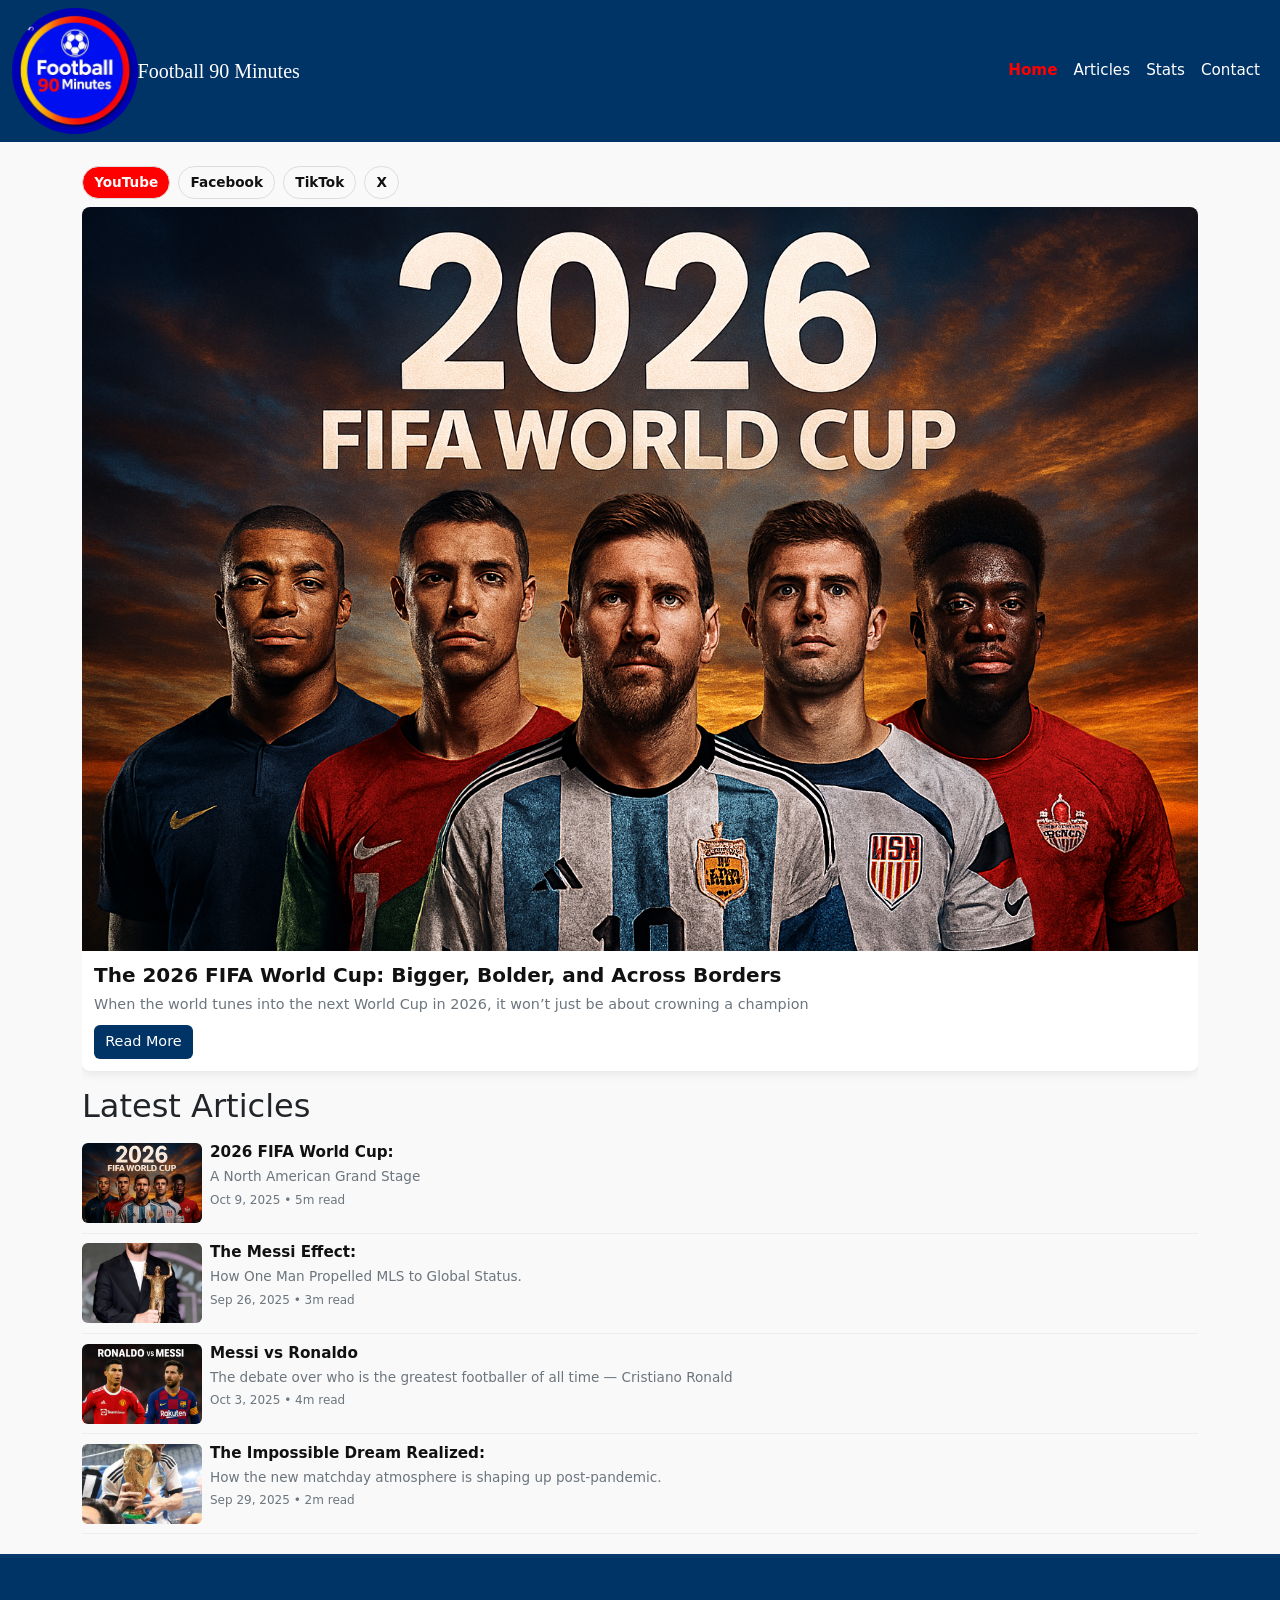
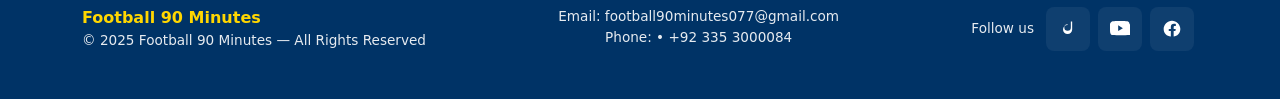
<file: index.html>
<!DOCTYPE html>
<html lang="en">

<head>
    <meta charset="UTF-8">
    <meta name="viewport" content="width=device-width, initial-scale=1.0">
    <title>Document</title>
    <link rel="stylesheet" href="./Public/bootstrap.min.css">
    <link rel="stylesheet" href="home.css">
</head>

<body>
    <nav class="navbar navbar-expand-lg">
        <div class="container-fluid">
          <img src="./Public/logo2.jpg"  id="logo"/>  <a style="font-family: Cambria, Cochin, Georgia, Times, 'Times New Roman', serif;color: var(--white);"
          class="navbar-brand" href=""> Football 90 Minutes</a>
            <button class="navbar-toggler bg-light" type="button" data-bs-toggle="collapse" data-bs-target="#navbarNav">
                <span class="navbar-toggler-icon"></span>
            </button>
            <div class="collapse navbar-collapse" id="navbarNav">
                <ul class="navbar-nav ms-auto">
                    <li class="nav-item"><a class="nav-link active" href="">Home</a></li>
                    <li class="nav-item"><a class="nav-link" href="./Article/article.html">Articles</a></li>
                    <li class="nav-item"><a class="nav-link" href="./Stat/stat.html">Stats</a></li>
                    <li class="nav-item"><a class="nav-link" href="./Contact/contact.html">Contact</a></li>
                </ul>
            </div>
        </div>
    </nav>

    <main class="container my-3">

        <!-- Categories  -->
        <nav class="cats" aria-label="Categories">
            <a href="https://youtube.com/@football90minutes17?si=t8kVcPwy5wWycgMk" class="category-active">YouTube</a>
            <a href="https://www.facebook.com/share/177VAwP9rx/">Facebook</a>
            <a href="https://www.tiktok.com/@fooball90minutes17?_t=ZN-90IM8uisqgA&_r=1">TikTok</a>
            <a href="https://x.com/football90minut?t=pwIPmplqGWhpU2M4nQCXEw&s=09">X</a>
        </nav>

        <!-- Hero -->
        <div class="carousel slide " data-bs-ride="carousel">
            <div class="carousel-inner">
            <section class="hero mb-3 carousel-item" >
                <div class="hero-card">
                    <a href="./Article/article.html#20250930">
                        <img src="./Public/Title Image.png"
                            class="hero-img d-block w-100" alt="Football match">
                    </a>
                    <div class="hero-body">
                        <a href="home.js" style="text-decoration:none; color:inherit;">
                            <h1 class="hero-title">Ronaldo vs Messi: Who is the Best?</h1>
                        </a>
                        <p class="hero-excerpt">The debate over who is the greatest footballer of all time — Cristiano Ronaldo or Lionel Messi — has fueled discussions</p>
                        <a class="btn btn-theme" href="./Article/article.html#20250930">Read More</a>
                    </div>
                </div>
            </section>
            <section class="hero mb-3 carousel-item active">
                <div class="hero-card">
                    <a href="./Article/article.html#20251008">
                        <img src="./Public/world cup1.png"
                            class="hero-img d-block w-100" alt="Football match">
                    </a>
                    <div class="hero-body">
                        <a href="./Article/article.html#20251008" style="text-decoration:none; color:inherit;">
                            <h1 class="hero-title">The 2026 FIFA World Cup: Bigger, Bolder, and Across Borders</h1>
                        </a>
                        <p class="hero-excerpt"> When the world tunes into the next World Cup in 2026, it won’t just be about crowning a champion</p>
                        <a class="btn btn-theme" href="./Article/article.html#20251008">Read More</a>
                    </div>
                </div>
            </section>
            <section class="hero mb-3 carousel-item">
                <div class="hero-card">
                    <a href="./Article/article.html#20250929">
                        <img src="./Public/world cup.png"
                            class="hero-img d-block w-100" alt="Football match">
                    </a>
                    <div class="hero-body">
                        <a href="./Article/article.html#20250929" style="text-decoration:none; color:inherit;">
                            <h1 class="hero-title">Champions League Final Preview</h1>
                        </a>
                        <p class="hero-excerpt">Tactics, lineups, and predictions for tonight’s showdown between two
                            European giants.</p>
                        <a class="btn btn-theme" href="./Article/article.html#20250929">Read More</a>
                    </div>
                </div>
            </section>
            
            </div>
        </div>


        <section>
            <h2 class="mb-2">Latest Articles</h2>

            <article class="news-item" id="article4">
                <img class="news-thumb"
                    src="./Public/world cup1.png"
                    alt="World Cup 2026">
                <div class="news-meta">
                    <h3>2026 FIFA World Cup: </h3>
                    <p>A North American Grand Stage</p>
                    <small>Oct 9, 2025 • 5m read</small>
                </div>
            </article>

            <article class="news-item" id="article1">
                <img class="news-thumb"
                    src="./Public/A2p3.jpg"
                    alt="Match goal">
                <div class="news-meta">
                    <h3>The Messi Effect: </h3>
                    <p>How One Man Propelled MLS to Global Status.</p>
                    <small>Sep 26, 2025 • 3m read</small>
                </div>
            </article>

            <article class="news-item" id="article2">
                <img class="news-thumb"
                    src="./Public/Ronaldo vs Messi Showdown.png"
                    alt="Top players">
                <div class="news-meta">
                    <h3>Messi vs Ronaldo</h3>
                    <p>The debate over who is the greatest footballer of all time — Cristiano Ronald</p>
                    <small>Oct 3, 2025 • 4m read</small>
                </div>
            </article>

            <article class="news-item" id="article3">
                <img class="news-thumb"
                    src="./Public/WhatsApp Image 2025-09-27 at 08.14.10_cdf089e3.jpg"
                    alt="Fans cheering">
                <div class="news-meta">
                    <h3>The Impossible Dream Realized:</h3>
                    <p>How the new matchday atmosphere is shaping up post-pandemic.</p>
                    <small>Sep 29, 2025 • 2m read</small>
                </div>
            </article>
        </section>
    </main>
    <a hidden id="clicked"></a>

    <!-- Footer -->
   <footer>
    <div class="container d-flex flex-column flex-sm-row justify-content-between align-items-center gap-3">
      <div class="d-flex flex-column">
        <div style="font-weight:800; color:var(--accent-yellow);">Football 90 Minutes</div>
        <div class="small-note">© 2025 Football 90 Minutes — All Rights Reserved</div>
      </div>

      <div class="text-center">
        <div class="small-note mb-1">Email: <a class="email-link" href="mailto:football90minutes077@gmail.com" style="color:inherit;">football90minutes077@gmail.com</a> 
           <br>Phone: • +92 335 3000084</div>
        
      </div>

      <div class="d-flex align-items-center">
        <div class="me-2 small-note" style="margin-right:.4rem;">Follow us</div>

        <!-- LOGOS -->
        <div class="social-links d-flex align-items-center">
          
          <a class="tiktok" href="https://www.tiktok.com/@fooball90minutes17?_t=ZN-90IM8uisqgA&_r=1" target="_blank" rel="noopener noreferrer" aria-label="TikTok">
            <svg viewBox="0 0 24 24" xmlns="http://www.w3.org/2000/svg" aria-hidden="true" role="img">
              <path d="M16.5 3h-1.1v7.2a3.9 3.9 0 1 1-3.9-3.9V7.1a5.5 5.5 0 1 0 5.5 5.5V3z"/>
            </svg>
          </a>

         
          <a class="youtube" href="https://youtube.com/@football90minutes17?si=t8kVcPwy5wWycgMk" target="_blank" rel="noopener noreferrer" aria-label="YouTube">
            <svg viewBox="0 0 24 24" xmlns="http://www.w3.org/2000/svg" aria-hidden="true" role="img">
              <path d="M23.5 6.2s-.2-1.6-.8-2.3c-.8-1-1.7-1-2.1-1.1C16.8 2.5 12 2.5 12 2.5h0s-4.8 0-8.6.3c-.4.1-1.3.1-2.1 1.1C.2 4.6 0 6.2 0 6.2S0 8 0 9.9v2.2C0 14 0.2 15.9.2 15.9s.2 1.6.8 2.3c.8 1 1.8 1 2.3 1.1 1.7.1 7.3.3 9.9.3 2.6 0 8.2-.2 9.9-.3.5-.1 1.5-.1 2.3-1.1.6-.7.8-2.3.8-2.3s.1-1.9.1-3.8V9.9c0-1.9-.1-3.7-.1-3.7zM9.8 14.4V7.6l5.7 3.4-5.7 3.4z"/>
            </svg>
          </a>

          <a class="facebook" href="https://www.facebook.com/share/177VAwP9rx/" target="_blank" rel="noopener noreferrer" aria-label="Facebook">
            <svg viewBox="0 0 24 24" xmlns="http://www.w3.org/2000/svg" aria-hidden="true" role="img">
              <path d="M22 12.1C22 6.6 17.5 2 12 2S2 6.6 2 12.1C2 17 5.8 21 10.6 21v-6.6H8.1V12h2.5V9.6c0-2.5 1.5-3.8 3.7-3.8 1.1 0 2.3.2 2.3.2v2.5h-1.2c-1.1 0-1.4.7-1.4 1.4V12h2.5l-.4 2.4h-2.1V21C18.2 21 22 17 22 12.1z"/>
            </svg>
          </a>
        </div>
      </div>
    </div>
  </footer>

    <script src="./Public/bootstrap.bundle.min.js"></script>
    <script src="./home.js"></script>
</body>

</html>
</file>
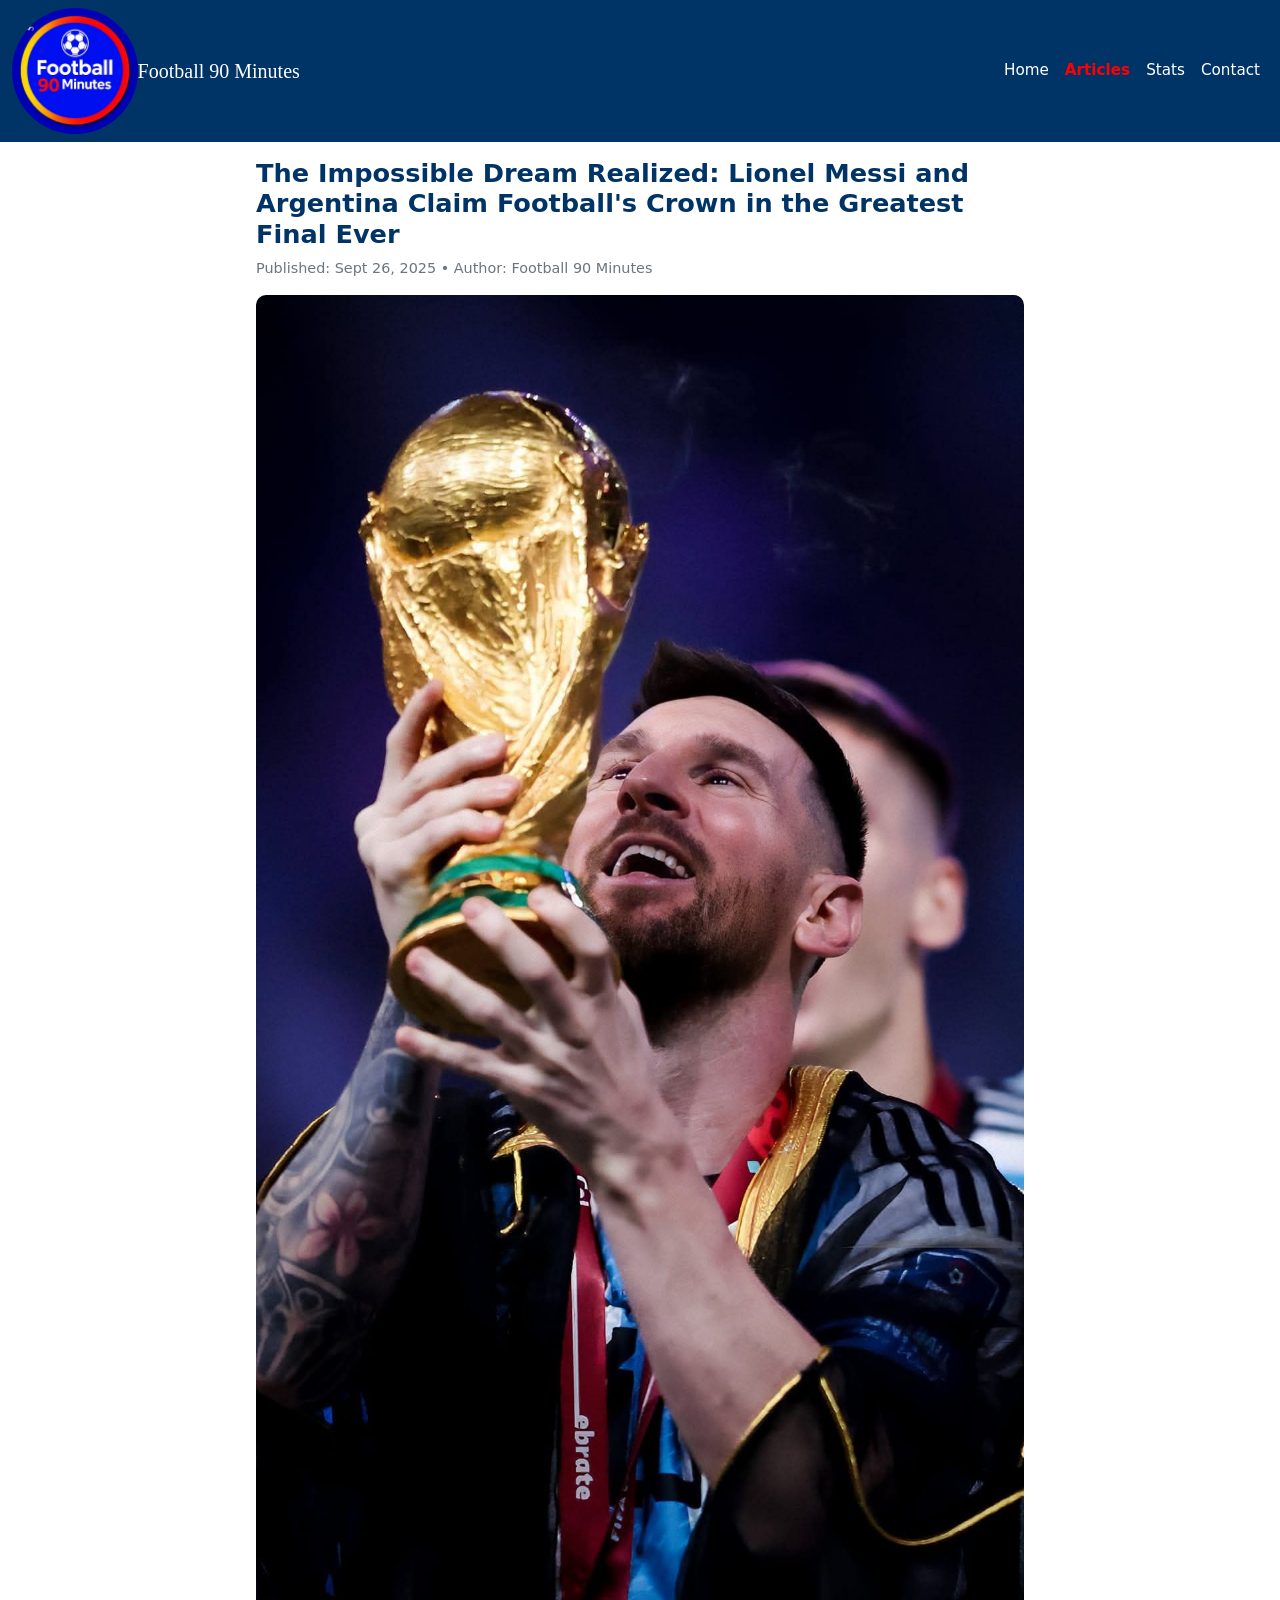
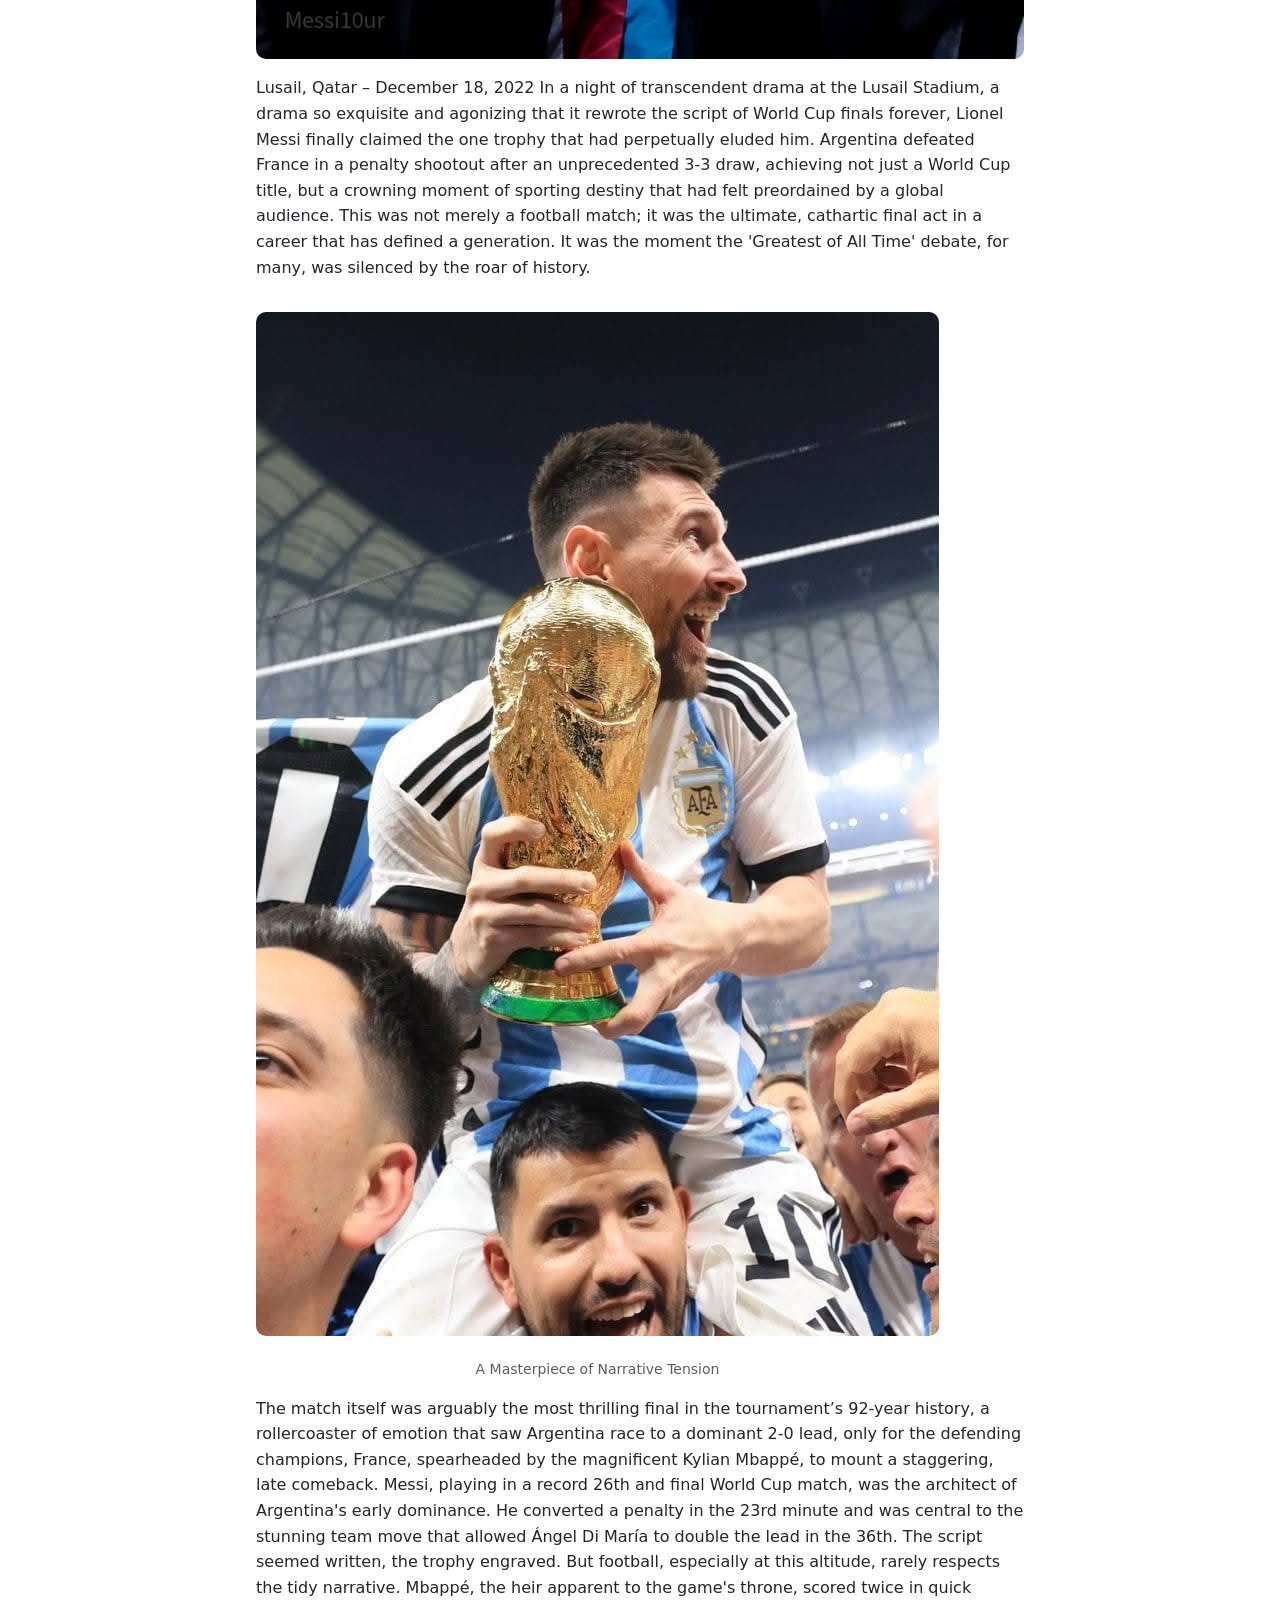
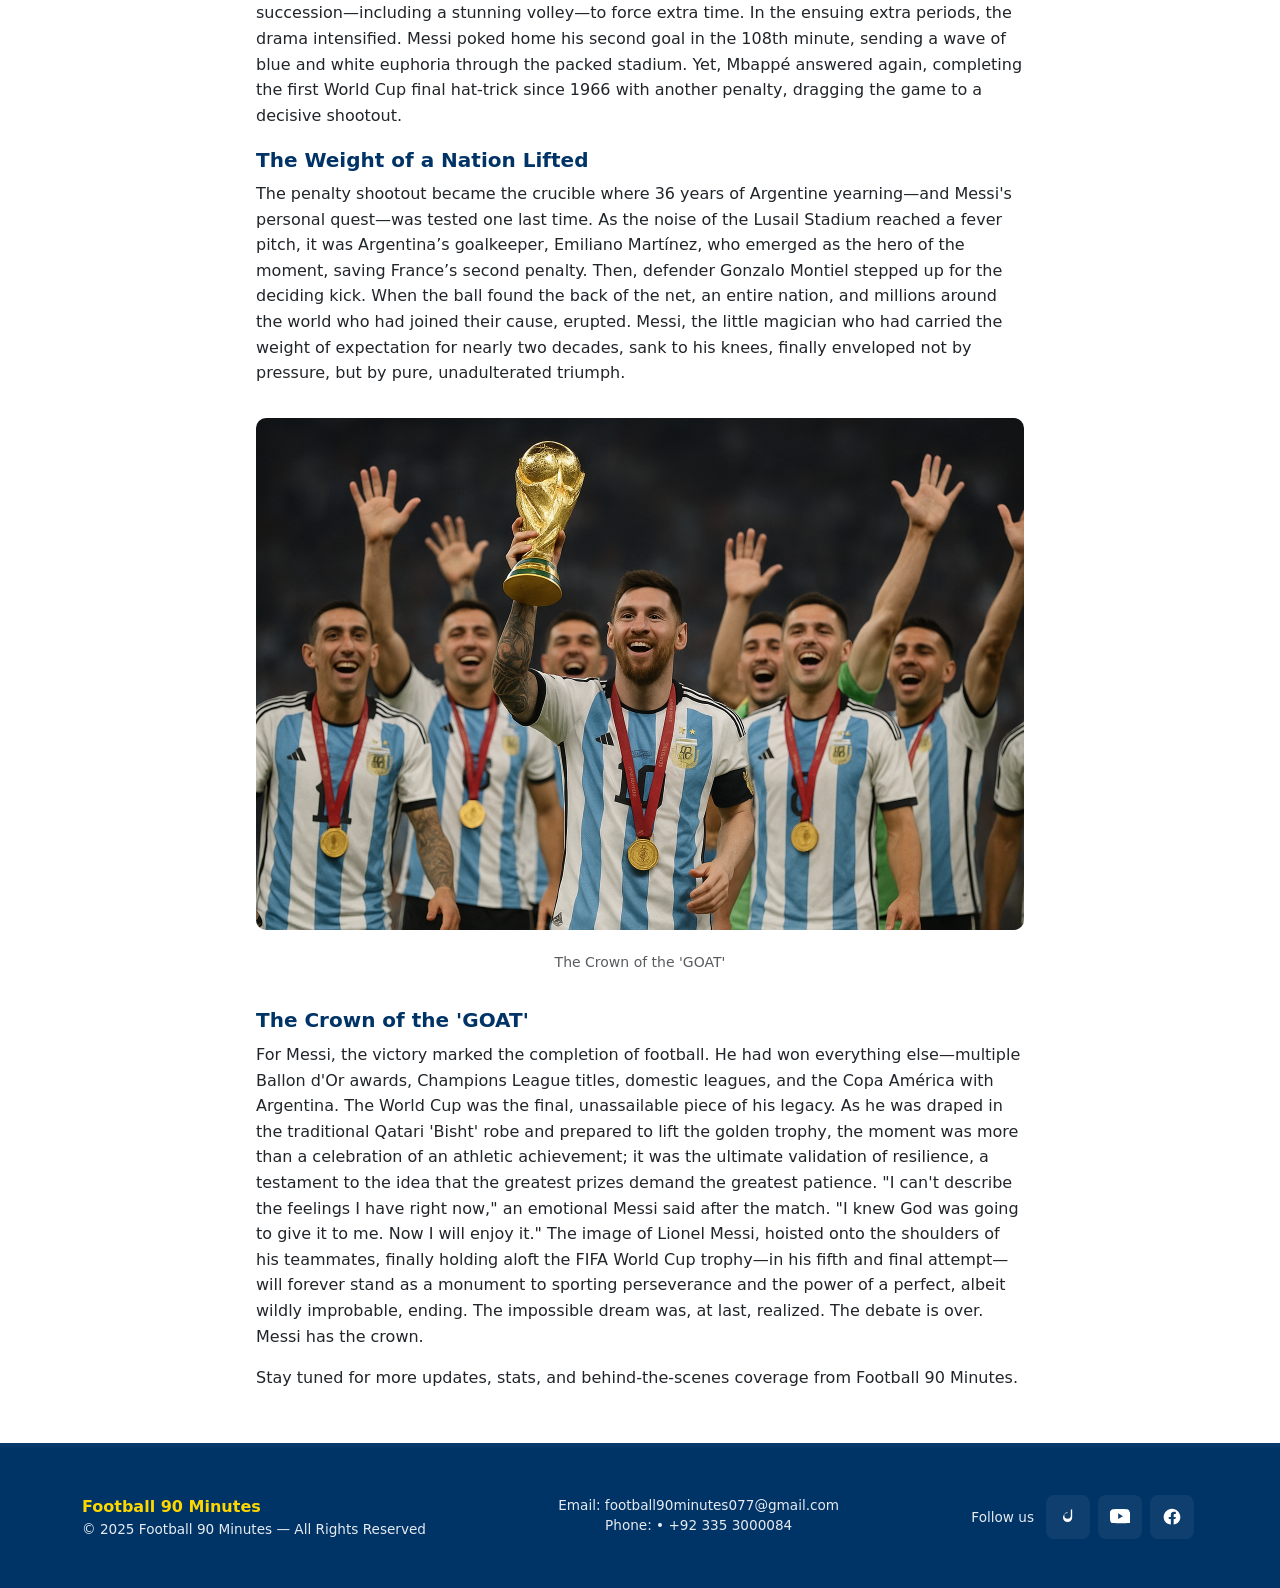
<file: Article/article.html>
<!DOCTYPE html>
<html lang="en">

<head>
  <meta charset="UTF-8">
  <meta name="viewport" content="width=device-width, initial-scale=1.0">
  <title>Document</title>
  <link rel="stylesheet" href="article.css">
  <link rel="stylesheet" href="../Public/bootstrap.min.css">
</head>

<body>

  <!-- NAVBAR -->
  <nav class="navbar navbar-expand-lg">
        <div class="container-fluid">
          <img src="../Public/logo2.jpg"  id="logo"/>  <a style="font-family: Cambria, Cochin, Georgia, Times, 'Times New Roman', serif;color: var(--white);"
           class="navbar-brand log_text" href="../index.html"> Football 90 Minutes</a>
            <button class="navbar-toggler bg-light" type="button" data-bs-toggle="collapse" data-bs-target="#navbarNav">
                <span class="navbar-toggler-icon"></span>
            </button>
            <div class="collapse navbar-collapse" id="navbarNav">
                <ul class="navbar-nav ms-auto">
                    <li class="nav-item"><a class="nav-link " href="../index.html">Home</a></li>
                    <li class="nav-item"><a class="nav-link active" href="">Articles</a></li>
                    <li class="nav-item"><a class="nav-link" href="../Stat/stat.html">Stats</a></li>
                    <li class="nav-item"><a class="nav-link " href="../Contact/contact.html">Contact</a></li>
                </ul>
            </div>
        </div>
    </nav>

  <!-- ARTICLE CONTENT -->

  <main class="container" id="20250929">
    <h1 class="article-title">The Impossible Dream Realized: Lionel Messi and Argentina Claim Football's Crown in the Greatest Final Ever
    </h1>
    <div class="article-meta">Published: Sept 26, 2025 • Author: Football 90 Minutes</div>
    <img src="../Public/WhatsApp Image 2025-09-27 at 08.14.11_397c1947.jpg" alt="Football stadium" class="article-image">

    <div class="article-body">
      <p>Lusail, Qatar – December 18, 2022
In a night of transcendent drama at the Lusail Stadium, a drama so exquisite and agonizing that it rewrote the script of World Cup finals forever, Lionel Messi finally claimed the one trophy that had perpetually eluded him. Argentina defeated France in a penalty shootout after an unprecedented 3-3 draw, achieving not just a World Cup title, but a crowning moment of sporting destiny that had felt preordained by a global audience.
This was not merely a football match; it was the ultimate, cathartic final act in a career that has defined a generation. It was the moment the 'Greatest of All Time' debate, for many, was silenced by the roar of history.</p>

      <div class="figure">
        <img src="../Public/WhatsApp Image 2025-09-27 at 08.14.10_cdf089e3.jpg" alt="Star player celebrating" class="article-image"/>
        <figcaption class="figure-caption">A Masterpiece of Narrative Tension</figcaption>
      </div>

      <p>The match itself was arguably the most thrilling final in the tournament’s 92-year history, a rollercoaster of emotion that saw Argentina race to a dominant 2-0 lead, only for the defending champions, France, spearheaded by the magnificent Kylian Mbappé, to mount a staggering, late comeback.
Messi, playing in a record 26th and final World Cup match, was the architect of Argentina's early dominance. He converted a penalty in the 23rd minute and was central to the stunning team move that allowed Ángel Di María to double the lead in the 36th. The script seemed written, the trophy engraved.
But football, especially at this altitude, rarely respects the tidy narrative. Mbappé, the heir apparent to the game's throne, scored twice in quick succession—including a stunning volley—to force extra time.
In the ensuing extra periods, the drama intensified. Messi poked home his second goal in the 108th minute, sending a wave of blue and white euphoria through the packed stadium. Yet, Mbappé answered again, completing the first World Cup final hat-trick since 1966 with another penalty, dragging the game to a decisive shootout.
</p>

      <h3>The Weight of a Nation Lifted
</h3>
      <p>The penalty shootout became the crucible where 36 years of Argentine yearning—and Messi's personal quest—was tested one last time.
As the noise of the Lusail Stadium reached a fever pitch, it was Argentina’s goalkeeper, Emiliano Martínez, who emerged as the hero of the moment, saving France’s second penalty. Then, defender Gonzalo Montiel stepped up for the deciding kick.
When the ball found the back of the net, an entire nation, and millions around the world who had joined their cause, erupted. Messi, the little magician who had carried the weight of expectation for nearly two decades, sank to his knees, finally enveloped not by pressure, but by pure, unadulterated triumph.
</p>

      <div class="figure">
        <img src="../Public/world cup.png" alt="Goal celebration" class="article-image"/>
        <figcaption class="figure-caption">The Crown of the 'GOAT'
</figcaption>
      </div>

      <h3>The Crown of the 'GOAT'
</h3>
      <p>For Messi, the victory marked the completion of football. He had won everything else—multiple Ballon d'Or awards, Champions League titles, domestic leagues, and the Copa América with Argentina. The World Cup was the final, unassailable piece of his legacy.
As he was draped in the traditional Qatari 'Bisht' robe and prepared to lift the golden trophy, the moment was more than a celebration of an athletic achievement; it was the ultimate validation of resilience, a testament to the idea that the greatest prizes demand the greatest patience.
"I can't describe the feelings I have right now," an emotional Messi said after the match. "I knew God was going to give it to me. Now I will enjoy it."
The image of Lionel Messi, hoisted onto the shoulders of his teammates, finally holding aloft the FIFA World Cup trophy—in his fifth and final attempt—will forever stand as a monument to sporting perseverance and the power of a perfect, albeit wildly improbable, ending. The impossible dream was, at last, realized. The debate is over. Messi has the crown.
      </p>

      <p>Stay tuned for more updates, stats, and behind-the-scenes coverage from Football 90 Minutes.</p>
    </div>
  </main>

  <main class="container" id="20250930">
    <h1 class="article-title">Ronaldo vs Messi: Who is the Best?</h1>
    <div class="article-meta">Published: Sept 30, 2025 • Author: Football 90 Minutes</div>
    <img src="../Public/Ronaldo vs Messi Showdown.png" alt="Football stadium" class="article-image">

    <div class="article-body">
      <p>The debate over who is the greatest footballer of all time — Cristiano Ronaldo or Lionel Messi — has fueled discussions for over a decade. Both have broken records, won countless trophies, and mesmerized fans worldwide. Let’s compare their achievements across different stages of their legendary careers.</p>


      <h3>Club and Individual Records</h3>
      <p>Cristiano Ronaldo has scored 850+ career goals, won league titles in England, Spain, and Italy, and earned five Ballon d’Or awards. His adaptability across clubs like Manchester United, Real Madrid, and Juventus sets him apart. Messi, on the other hand, has 800+ goals, eight Ballon d’Ors, and became Barcelona’s all-time top scorer, leaving an unmatched legacy.</p>

      <div class="figure">
        <img src="../Public/comparison.png" alt="Goal celebration" class="article-image"/>
        <figcaption class="figure-caption">Comparison between Messi & Ronaldo.</figcaption>
      </div>

      <h3>Financial and Brand Growth:</h3>
      <p>
      </p>

      <p>Stay tuned for more updates, stats, and behind-the-scenes coverage from Football News.</p>
    </div>
  </main>

  <main class="container" id="20251001">
    <h1 class="article-title">The Messi Effect: How One Man Propelled MLS to Global Status
</h1>
    <div class="article-meta">Published: Aug 1, 2025 • Author: Football 90 Minutes</div>
    <img src="../Public/A2p2.jpg" alt="Football stadium" class="article-image">

    <div class="article-body">
      <p>Lionel Messi's arrival at Inter Miami in July 2023 was not just a transfer; it was a seismic event that immediately transformed Major League Soccer (MLS) from a growing regional league into a global football phenomenon. The move injected unprecedented star power, financial muscle, and worldwide visibility into the North American game, fulfilling a long-held ambition for the league.
The Unprecedented Popularity Surge <br/>
The "Messi Effect" has been quantified across virtually every metric, establishing him as the most significant factor in the league's history for driving popularity and revenue:
</p>


      <h3></h3>
      <p> Record-Breaking Attendance: Messi's road games turned into must-see events, with oppos
        ing clubs recording single-match attendance records. The MLS as a whole recorded its h
        ighest-ever average attendance per match, surpassing 23,200 fans in 2024. 
        In total attendance for the 2024 season, MLS ranked second globally, surpassing 
        Germany's Bundesliga, Spain's La Liga, and Italy's Serie A.<br/>
 * The Apple TV Revolution: Messi’s signing coincided with the first year of the league's 
 massive 10-year, $2.5 billion broadcasting deal with Apple TV's MLS Season Pass. 
 His debut game alone reportedly led to over 100,000 new subscriptions to the service
  in a single day, instantly validating the league's pivot to a streaming-first model.
   Global viewership for Inter Miami games, particularly those involving Messi, 
   routinely draws audiences exceeding 2 million.
</p>

      <div class="figure">
        <img src="../Public/A2p3.jpg" alt="Goal celebration" class="article-image"/>
        <figcaption class="figure-caption">Lefting the trophy of World Cup</figcaption>
      </div>

      <h3>Financial and Brand Growth:</h3>
      <p>Ronaldo’s career is marked by versatility and adaptability. He conquered the Premier League, La Liga, Serie A, and now thrives even outside Europe. His international triumphs include the Euro 2016 and Nations League titles. Messi, in contrast, shined mainly at Barcelona, but his crowning glory was leading Argentina to World Cup victory in 2022.

Both legends dominate on the Champions League stage, where Ronaldo holds the record for most goals and decisive performances in finals. Messi, however, combines goals with playmaking brilliance, holding records for assists and dribbles. While Ronaldo showcases power and consistency, Messi epitomizes creativity and artistry. Their rivalry defines modern football greatness.
      </p>

      <p>Stay tuned for more updates, stats, and behind-the-scenes coverage from Football News.</p>
    </div>
  </main>

  <main class="container" id="20251008">
    <h1 class="article-title">The 2026 FIFA World Cup: Bigger, Bolder, and Across Borders</h1>
    <div class="article-meta">Published: Oct 8, 2025 • Author: Football 90 Minutes</div>
    <img src="../Public/world cup1.png" alt="Football stadium" class="article-image">

    <div class="article-body">
      <p> When the world tunes into the next World Cup in 2026, it won’t just be about crowning a champion — the tournament will mark a whole new chapter in global football. Here's what makes it special, what’s changing, and what fans should be keeping an eye on</p>


      <h3>Hosts & Stadiums: A North American Grand Stage</h3>
      <p>The 2026 tournament will be jointly hosted by three countries — the United States, Canada, and Mexico — making it the first World Cup ever shared by three nations. Matches will unfold across sixteen cities: eleven in the U.S., three in Mexico, and two in Canada. Iconic venues like MetLife Stadium in New Jersey, Estadio Azteca in Mexico City, and BC Place in Vancouver will welcome millions of fans. MetLife Stadium is also set to host the grand final, creating an electric atmosphere that unites North America under one footballing banner.<br/>
        <h4>Expanded Format: More Teams, More Drama</h4>
        The 2026 World Cup will expand to 48 national teams, up from the previous 32, making it the biggest tournament in FIFA history. These teams will be drawn into 12 groups of four, with each side playing three group-stage matches. The top two teams from each group, along with the eight best third-place teams, will progress to a thrilling Round of 32. This new structure means a total of 104 matches — an increase from 64 — and a tournament lasting about 39 days, ensuring more football, more passion, and more unforgettable moments.
</p>

      <div class="figure">
        <img src="../Public/world cup 2.png" alt="Goal celebration" class="article-image"/>
        <figcaption class="figure-caption">2026 FIFA world cup trophy</figcaption>
      </div>
      <h3>Key Dates & The Final</h3>
      <p> The 2026 FIFA World Cup will kick off on June 11, 2026, and conclude with the final on July 19, 2026. The final will take place at MetLife Stadium in East Rutherford, New Jersey — a fitting location for the world’s biggest sporting spectacle. With the largest audience ever expected, this final promises to be a celebration of football’s unity, scale, and excitement.</p>

      <p>Stay tuned for more updates, stats, and behind-the-scenes coverage from Football News.</p>
    </div>
  </main>


  <!-- FOOTER -->
   <footer>
    <div class="container d-flex flex-column flex-sm-row justify-content-between align-items-center gap-3">
      <div class="d-flex flex-column">
        <div style="font-weight:800; color:var(--accent-yellow);">Football 90 Minutes</div>
        <div class="small-note">© 2025 Football 90 Minutes — All Rights Reserved</div>
      </div>

      <div class="text-center">
        <div class="small-note mb-1">Email: <a class="email-link" href="mailto:football90minutes077@gmail.com" style="color:inherit;">football90minutes077@gmail.com</a> 
           <br>Phone: • +92 335 3000084</div>
        
      </div>

      <div class="d-flex align-items-center">
        <div class="me-2 small-note" style="margin-right:.4rem;">Follow us</div>

        <!-- SOCIAL LOGOS: inline SVGs with subtle neon hover glows -->
        <div class="social-links d-flex align-items-center">
          <!-- TikTok -->
          <a class="tiktok" href="https://www.tiktok.com/@fooball90minutes17?_t=ZN-90IM8uisqgA&_r=1" target="_blank" rel="noopener noreferrer" aria-label="TikTok">
            <svg viewBox="0 0 24 24" xmlns="http://www.w3.org/2000/svg" aria-hidden="true" role="img">
              <path d="M16.5 3h-1.1v7.2a3.9 3.9 0 1 1-3.9-3.9V7.1a5.5 5.5 0 1 0 5.5 5.5V3z"/>
            </svg>
          </a>

          <!-- YouTube -->
          <a class="youtube" href="https://youtube.com/@football90minutes17?si=t8kVcPwy5wWycgMk" target="_blank" rel="noopener noreferrer" aria-label="YouTube">
            <svg viewBox="0 0 24 24" xmlns="http://www.w3.org/2000/svg" aria-hidden="true" role="img">
              <path d="M23.5 6.2s-.2-1.6-.8-2.3c-.8-1-1.7-1-2.1-1.1C16.8 2.5 12 2.5 12 2.5h0s-4.8 0-8.6.3c-.4.1-1.3.1-2.1 1.1C.2 4.6 0 6.2 0 6.2S0 8 0 9.9v2.2C0 14 0.2 15.9.2 15.9s.2 1.6.8 2.3c.8 1 1.8 1 2.3 1.1 1.7.1 7.3.3 9.9.3 2.6 0 8.2-.2 9.9-.3.5-.1 1.5-.1 2.3-1.1.6-.7.8-2.3.8-2.3s.1-1.9.1-3.8V9.9c0-1.9-.1-3.7-.1-3.7zM9.8 14.4V7.6l5.7 3.4-5.7 3.4z"/>
            </svg>
          </a>

          <!-- Facebook -->
          <a class="facebook" href="https://www.facebook.com/share/177VAwP9rx/" target="_blank" rel="noopener noreferrer" aria-label="Facebook">
            <svg viewBox="0 0 24 24" xmlns="http://www.w3.org/2000/svg" aria-hidden="true" role="img">
              <path d="M22 12.1C22 6.6 17.5 2 12 2S2 6.6 2 12.1C2 17 5.8 21 10.6 21v-6.6H8.1V12h2.5V9.6c0-2.5 1.5-3.8 3.7-3.8 1.1 0 2.3.2 2.3.2v2.5h-1.2c-1.1 0-1.4.7-1.4 1.4V12h2.5l-.4 2.4h-2.1V21C18.2 21 22 17 22 12.1z"/>
            </svg>
          </a>
        </div>
      </div>
    </div>
  </footer>

  <!-- Bootstrap JS -->
  <script src="../Public/bootstrap.bundle.min.js"></script>
  <script src="article.js"></script>
</body>

</html>
</file>
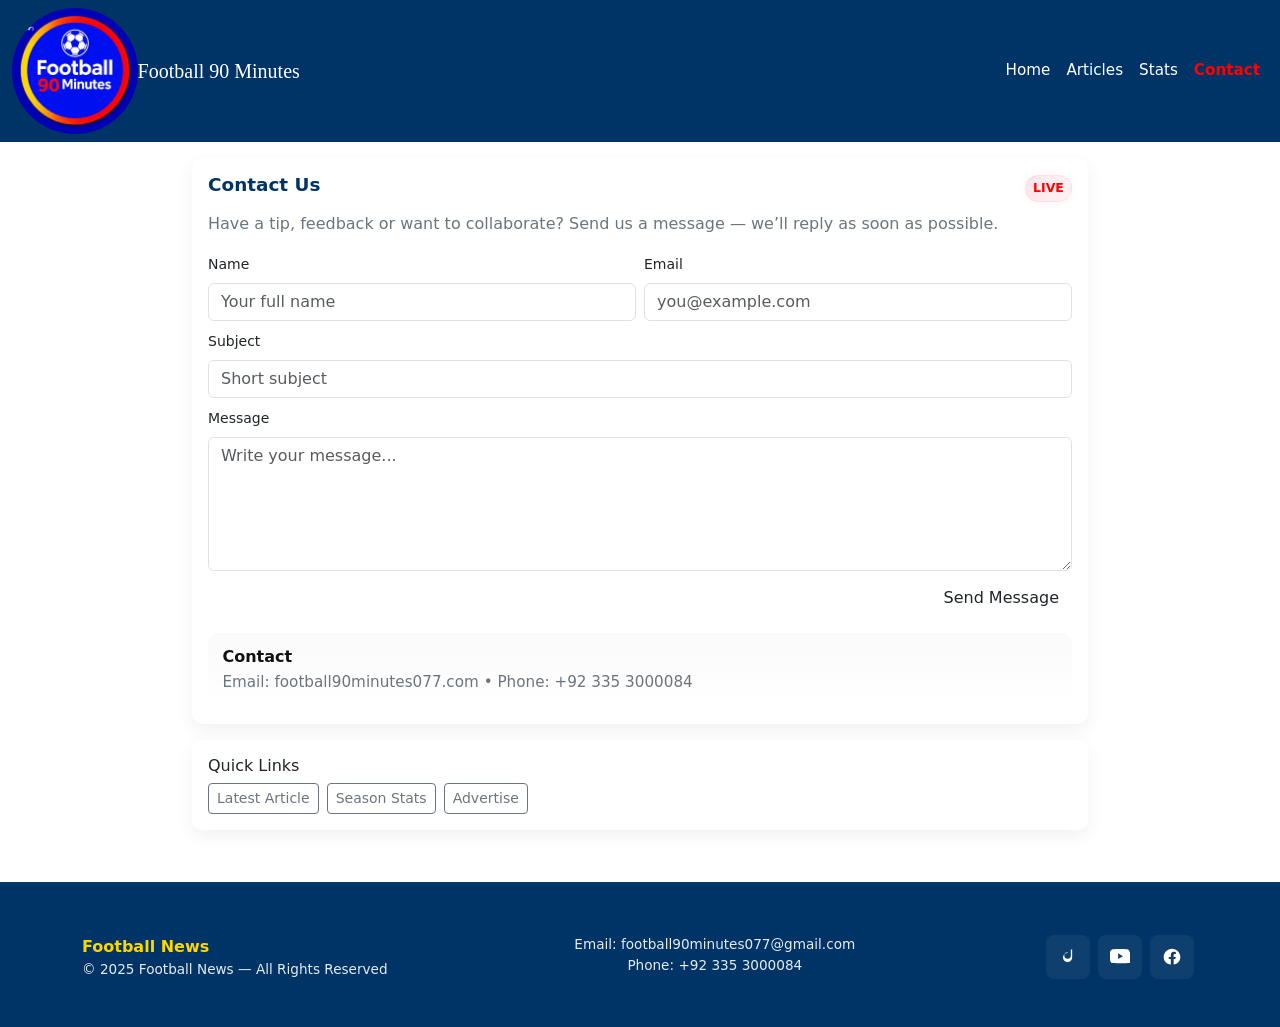
<file: Contact/contact.html>
<!DOCTYPE html>
<html lang="en">
<head>
    <meta charset="UTF-8">
    <meta name="viewport" content="width=device-width, initial-scale=1.0">
    <title>Document</title>
    <link rel="stylesheet" href="contact.css">
    <link rel="stylesheet" href="../Public/bootstrap.min.css">
</head>
<body>

  <nav class="navbar navbar-expand-lg">
        <div class="container-fluid">
          <img src="../Public/logo2.jpg"  id="logo"/>  <a style="font-family: Cambria, Cochin, Georgia, Times, 'Times New Roman', serif;color: var(--white);"
          class="navbar-brand" href="../index.html"> Football 90 Minutes</a>
            <button class="navbar-toggler bg-light" type="button" data-bs-toggle="collapse" data-bs-target="#navbarNav">
                <span class="navbar-toggler-icon"></span>
            </button>
            <div class="collapse navbar-collapse" id="navbarNav">
                <ul class="navbar-nav ms-auto">
                    <li class="nav-item"><a class="nav-link " href="../index.html">Home</a></li>
                    <li class="nav-item"><a class="nav-link" href="../Article/article.html">Articles</a></li>
                    <li class="nav-item"><a class="nav-link" href="../Stat/stat.html">Stats</a></li>
                    <li class="nav-item"><a class="nav-link active" href="">Contact</a></li>
                </ul>
            </div>
        </div>
    </nav>

  <!-- MAIN -->
  <main class="container">
    <div class="contact-card">
      <div class="d-flex align-items-center justify-content-between mb-2">
        <h2 class="contact-title">Contact Us</h2>
        <span class="neon-badge">LIVE</span> <!-- small neon-red accent badge -->
      </div>

      <p class="muted">Have a tip, feedback or want to collaborate? Send us a message — we’ll reply as soon as possible.</p>

      <form id="contactForm" class="mt-3" novalidate>
        <div class="row g-2">
          <div class="col-12 col-sm-6">
            <label for="name" class="form-label small">Name</label>
            <input id="name" name="name" type="text" class="form-control" placeholder="Your full name" required>
          </div>
          <div class="col-12 col-sm-6">
            <label for="email" class="form-label small">Email</label>
            <input id="email" name="email" type="email" class="form-control" placeholder="you@example.com" required>
          </div>

          <div class="col-12">
            <label for="subject" class="form-label small">Subject</label>
            <input id="subject" name="subject" type="text" class="form-control" placeholder="Short subject" required>
          </div>

          <div class="col-12">
            <label for="message" class="form-label small">Message</label>
            <textarea id="message" name="message" class="form-control" rows="5" placeholder="Write your message..." required></textarea>
          </div>

          <div class="col-12 d-flex justify-content-end">
            <button type="submit" class="btn btn-theme">Send Message</button>
          </div>
        </div>
      </form>

      <div class="contact-info mt-3">
        <h6>Contact</h6>
        <p class="mb-0">Email: <a class="email-link" href="mailto:football90minutes077@gmail.com">football90minutes077.com</a> • Phone: +92 335 3000084</p>
      </div>
    </div>

    <!-- Optional quick links -->
    <div class="contact-card">
      <h6 style="margin-bottom:.5rem;">Quick Links</h6>
      <div class="d-flex flex-wrap gap-2">
        <a class="btn btn-outline-secondary btn-sm" href="../index.html">Latest Article</a>
        <a class="btn btn-outline-secondary btn-sm" href="../Stat/stat.html">Season Stats</a>
        <a class="btn btn-outline-secondary btn-sm" href="href=mailto:football90minutes077@gmail.com">Advertise</a>
      </div>
    </div>
  </main>

  <!-- FOOTER with contact info + social logos -->
 <footer>
    <div class="container d-flex flex-column flex-sm-row justify-content-between align-items-center gap-3">
      <div class="d-flex flex-column">
        <div style="font-weight:800; color:var(--accent-yellow);">Football News</div>
        <div class="small-note">© 2025 Football News — All Rights Reserved</div>
      </div>

      <div class="text-center">
        <div class="small-note mb-1">Email: <a class="email-link"
            href="mailto:football90minutes077@gmail.com">football90minutes077@gmail.com</a>
            <br/> Phone: +92 335 3000084
          </div>

      </div>

      <div class="social-links d-flex">

        <a class="tiktok" href="https://www.tiktok.com/@fooball90minutes17?_t=ZN-90IM8uisqgA&_r=1" target="_blank">
          <svg viewBox="0 0 24 24">
            <path d="M16.5 3h-1.1v7.2a3.9 3.9 0 1 1-3.9-3.9V7.1a5.5 5.5 0 1 0 5.5 5.5V3z" />
          </svg>
        </a>

        <a class="youtube" href="https://youtube.com/@football90minutes17?si=t8kVcPwy5wWycgMk" target="_blank">
          <svg viewBox="0 0 24 24">
            <path
              d="M23.5 6.2s-.2-1.6-.8-2.3c-.8-1-1.7-1-2.1-1.1C16.8 2.5 12 2.5 12 2.5h0s-4.8 0-8.6.3c-.4.1-1.3.1-2.1 1.1C.2 4.6 0 6.2 0 6.2S0 8 0 9.9v2.2C0 14 0.2 15.9.2 15.9s.2 1.6.8 2.3c.8 1 1.8 1 2.3 1.1 1.7.1 7.3.3 9.9.3 2.6 0 8.2-.2 9.9-.3.5-.1 1.5-.1 2.3-1.1.6-.7.8-2.3.8-2.3s.1-1.9.1-3.8V9.9c0-1.9-.1-3.7-.1-3.7zM9.8 14.4V7.6l5.7 3.4-5.7 3.4z" />
          </svg>

        <a class="facebook" href="https://www.facebook.com/share/1CXGRRTnzL/" target="_blank">
          <svg viewBox="0 0 24 24">
            <path
              d="M22 12.1C22 6.6 17.5 2 12 2S2 6.6 2 12.1C2 17 5.8 21 10.6 21v-6.6H8.1V12h2.5V9.6c0-2.5 1.5-3.8 3.7-3.8 1.1 0 2.3.2 2.3.2v2.5h-1.2c-1.1 0-1.4.7-1.4 1.4V12h2.5l-.4 2.4h-2.1V21C18.2 21 22 17 22 12.1z" />
          </svg>
        </a>
      </div>
      </div>
      </footer>


  <script src="../Public/bootstrap.bundle.min.js"></script>

  <script>
    (function(){
      const form = document.getElementById('contactForm');

      form.addEventListener('submit', (e) => {
        e.preventDefault();
        const name = form.name.value.trim();
        const email = form.email.value.trim();
        const message = form.message.value.trim();
        if (!name || !email || !message) {
          alert('Please complete all required fields.');
          return;
        }

        alert('Thanks, ' + name + '! This service is down please contact us at the email given below.');
        form.reset();
      });
    })();
  </script>
</body>
</html>
</file>
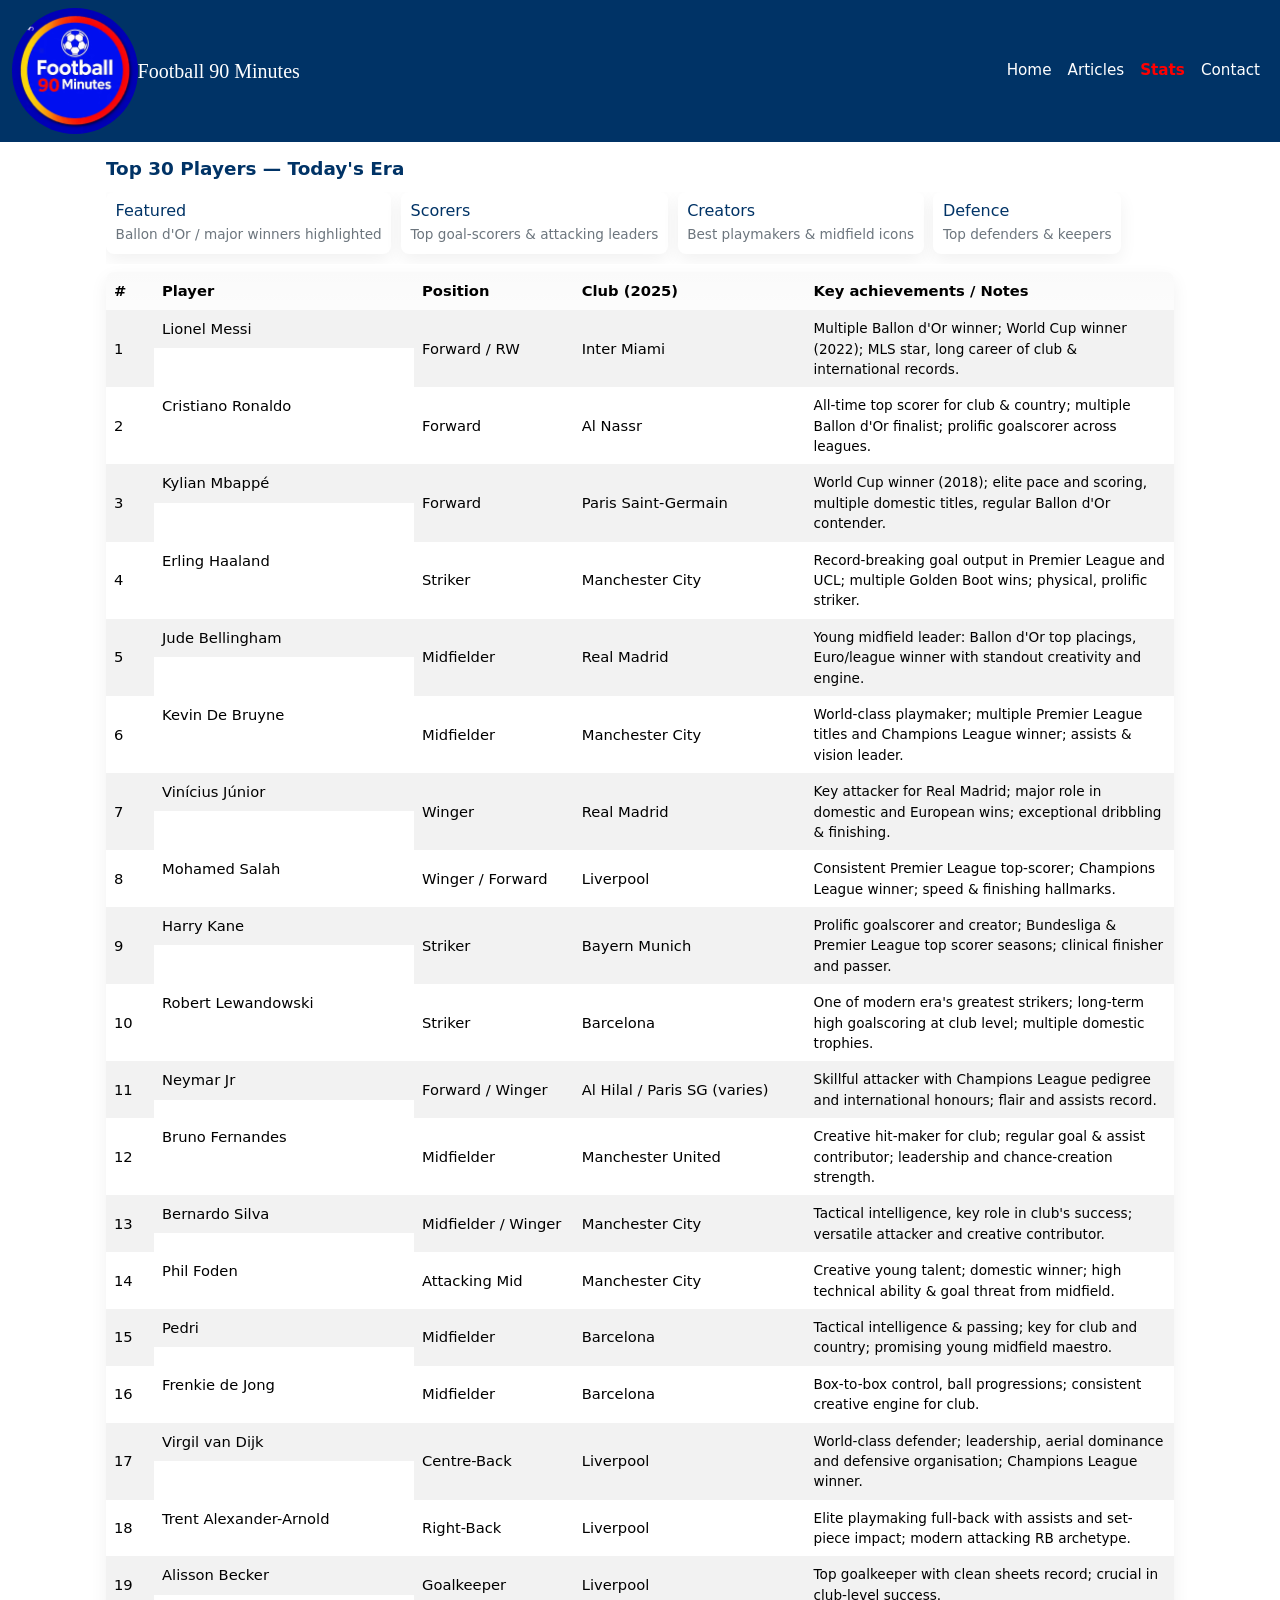
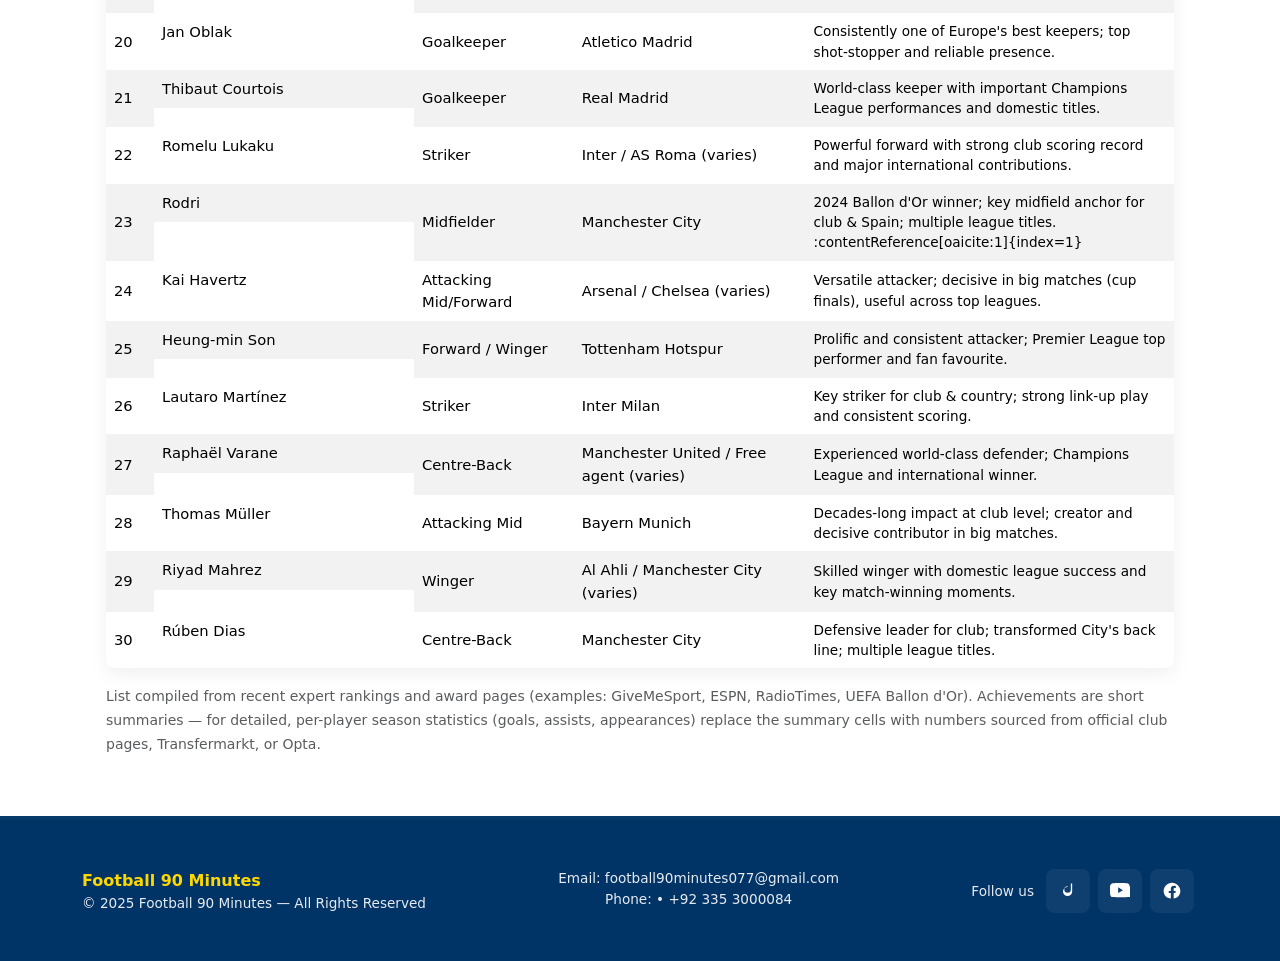
<file: Stat/stat.html>
<!DOCTYPE html>
<html lang="en">

<head>
    <meta charset="UTF-8">
    <meta name="viewport" content="width=device-width, initial-scale=1.0">
    <title>Document</title>
    <link rel="stylesheet" href="stat.css">
    <link rel="stylesheet" href="../Public/bootstrap.min.css">
</head>

<body>

    <!-- NAVBAR -->
   <nav class="navbar navbar-expand-lg">
        <div class="container-fluid">
          <img src="../Public/logo2.jpg"  id="logo"/>  <a style="font-family: Cambria, Cochin, Georgia, Times, 'Times New Roman', serif;color: var(--white);"
          class="navbar-brand" href="../index.html"> Football 90 Minutes</a>
            <button class="navbar-toggler bg-light" type="button" data-bs-toggle="collapse" data-bs-target="#navbarNav">
                <span class="navbar-toggler-icon"></span>
            </button>
            <div class="collapse navbar-collapse" id="navbarNav">
                <ul class="navbar-nav ms-auto">
                    <li class="nav-item"><a class="nav-link " href="../index.html">Home</a></li>
                    <li class="nav-item"><a class="nav-link" href="../Article/article.html">Articles</a></li>
                    <li class="nav-item"><a class="nav-link active" href="">Stats</a></li>
                    <li class="nav-item"><a class="nav-link " href="../Contact/contact.html">Contact</a></li>
                </ul>
            </div>
        </div>
    </nav>


    <!-- MAIN -->
    <main class="container">

        <div class="page-heading">
            <h1>Top 30 Players — Today's Era</h1>
        </div>

        <!-- Quick stat cards (mobile-scrollable) -->
        <div class="stat-cards mb-2">
            <div class="stat-card">
                <h4>Featured</h4>
                <p>Ballon d'Or / major winners highlighted</p>
            </div>
            <div class="stat-card">
                <h4>Scorers</h4>
                <p>Top goal-scorers & attacking leaders</p>
            </div>
            <div class="stat-card">
                <h4>Creators</h4>
                <p>Best playmakers & midfield icons</p>
            </div>
            <div class="stat-card">
                <h4>Defence</h4>
                <p>Top defenders & keepers</p>
            </div>
        </div>

        <!-- Table: Top 30 players with short achievements -->
        <div class="table-wrap">
            <table class="table table-striped table-borderless align-middle">
                <thead>
                    <tr>
                        <th style="min-width:48px;">#</th>
                        <th style="min-width:260px;">Player</th>
                        <th style="min-width:140px;">Position</th>
                        <th style="min-width:160px;">Club (2025)</th>
                        <th style="min-width:320px;">Key achievements / Notes</th>
                    </tr>
                </thead>
                <tbody>
                    <!-- Note: player images use Unsplash query thumbnails for visual aid (replace with your assets for production) -->
                    <tr>
                        <td>1</td>
                        <td class="player-name">
                            <div>Lionel Messi</div>
                        </td>
                        <td>Forward / RW</td>
                        <td>Inter Miami</td>
                        <td class="achievement">Multiple Ballon d'Or winner; World Cup winner (2022); MLS star, long
                            career of club & international records.</td>
                    </tr>

                    <tr>
                        <td>2</td>
                        <td class="player-name">
                            <div>Cristiano Ronaldo</div>
                        </td>
                        <td>Forward</td>
                        <td>Al Nassr</td>
                        <td class="achievement">All-time top scorer for club & country; multiple Ballon d'Or finalist;
                            prolific goalscorer across leagues.</td>
                    </tr>

                    <tr>
                        <td>3</td>
                        <td class="player-name">
                            <div>Kylian Mbappé</div>
                        </td>
                        <td>Forward</td>
                        <td>Paris Saint-Germain</td>
                        <td class="achievement">World Cup winner (2018); elite pace and scoring, multiple domestic
                            titles, regular Ballon d'Or contender.</td>
                    </tr>

                    <tr>
                        <td>4</td>
                        <td class="player-name">
                            <div>Erling Haaland</div>
                        </td>
                        <td>Striker</td>
                        <td>Manchester City</td>
                        <td class="achievement">Record-breaking goal output in Premier League and UCL; multiple Golden
                            Boot wins; physical, prolific striker.</td>
                    </tr>

                    <tr>
                        <td>5</td>
                        <td class="player-name">
                            <div>Jude Bellingham</div>
                        </td>
                        <td>Midfielder</td>
                        <td>Real Madrid</td>
                        <td class="achievement">Young midfield leader: Ballon d'Or top placings, Euro/league winner with
                            standout creativity and engine.</td>
                    </tr>

                    <tr>
                        <td>6</td>
                        <td class="player-name">
                            <div>Kevin De Bruyne</div>
                        </td>
                        <td>Midfielder</td>
                        <td>Manchester City</td>
                        <td class="achievement">World-class playmaker; multiple Premier League titles and Champions
                            League winner; assists & vision leader.</td>
                    </tr>

                    <tr>
                        <td>7</td>
                        <td class="player-name">
                            <div>Vinícius Júnior</div>
                        </td>
                        <td>Winger</td>
                        <td>Real Madrid</td>
                        <td class="achievement">Key attacker for Real Madrid; major role in domestic and European wins;
                            exceptional dribbling & finishing.</td>
                    </tr>

                    <tr>
                        <td>8</td>
                        <td class="player-name">
                            <div>Mohamed Salah</div>
                        </td>
                        <td>Winger / Forward</td>
                        <td>Liverpool</td>
                        <td class="achievement">Consistent Premier League top-scorer; Champions League winner; speed &
                            finishing hallmarks.</td>
                    </tr>

                    <tr>
                        <td>9</td>
                        <td class="player-name">
                            <div>Harry Kane</div>
                        </td>
                        <td>Striker</td>
                        <td>Bayern Munich</td>
                        <td class="achievement">Prolific goalscorer and creator; Bundesliga & Premier League top scorer
                            seasons; clinical finisher and passer.</td>
                    </tr>

                    <tr>
                        <td>10</td>
                        <td class="player-name">
                            <div>Robert Lewandowski</div>
                        </td>
                        <td>Striker</td>
                        <td>Barcelona</td>
                        <td class="achievement">One of modern era's greatest strikers; long-term high goalscoring at
                            club level; multiple domestic trophies.</td>
                    </tr>

                    <tr>
                        <td>11</td>
                        <td class="player-name">
                            <div>Neymar Jr</div>
                        </td>
                        <td>Forward / Winger</td>
                        <td>Al Hilal / Paris SG (varies)</td>
                        <td class="achievement">Skillful attacker with Champions League pedigree and international
                            honours; flair and assists record.</td>
                    </tr>

                    <tr>
                        <td>12</td>
                        <td class="player-name">
                            <div>Bruno Fernandes</div>
                        </td>
                        <td>Midfielder</td>
                        <td>Manchester United</td>
                        <td class="achievement">Creative hit-maker for club; regular goal & assist contributor;
                            leadership and chance-creation strength.</td>
                    </tr>

                    <tr>
                        <td>13</td>
                        <td class="player-name">
                            <div>Bernardo Silva</div>
                        </td>
                        <td>Midfielder / Winger</td>
                        <td>Manchester City</td>
                        <td class="achievement">Tactical intelligence, key role in club's success; versatile attacker
                            and creative contributor.</td>
                    </tr>

                    <tr>
                        <td>14</td>
                        <td class="player-name">
                            <div>Phil Foden</div>
                        </td>
                        <td>Attacking Mid</td>
                        <td>Manchester City</td>
                        <td class="achievement">Creative young talent; domestic winner; high technical ability & goal
                            threat from midfield.</td>
                    </tr>

                    <tr>
                        <td>15</td>
                        <td class="player-name">
                            <div>Pedri</div>
                        </td>
                        <td>Midfielder</td>
                        <td>Barcelona</td>
                        <td class="achievement">Tactical intelligence & passing; key for club and country; promising
                            young midfield maestro.</td>
                    </tr>

                    <tr>
                        <td>16</td>
                        <td class="player-name">
                            <div>Frenkie de Jong</div>
                        </td>
                        <td>Midfielder</td>
                        <td>Barcelona</td>
                        <td class="achievement">Box-to-box control, ball progressions; consistent creative engine for
                            club.</td>
                    </tr>

                    <tr>
                        <td>17</td>
                        <td class="player-name">
                            <div>Virgil van Dijk</div>
                        </td>
                        <td>Centre-Back</td>
                        <td>Liverpool</td>
                        <td class="achievement">World-class defender; leadership, aerial dominance and defensive
                            organisation; Champions League winner.</td>
                    </tr>

                    <tr>
                        <td>18</td>
                        <td class="player-name">
                            <div>Trent Alexander-Arnold</div>
                        </td>
                        <td>Right-Back</td>
                        <td>Liverpool</td>
                        <td class="achievement">Elite playmaking full-back with assists and set-piece impact; modern
                            attacking RB archetype.</td>
                    </tr>

                    <tr>
                        <td>19</td>
                        <td class="player-name">
                            <div>Alisson Becker</div>
                        </td>
                        <td>Goalkeeper</td>
                        <td>Liverpool</td>
                        <td class="achievement">Top goalkeeper with clean sheets record; crucial in club-level success.
                        </td>
                    </tr>

                    <tr>
                        <td>20</td>
                        <td class="player-name">
                            <div>Jan Oblak</div>
                        </td>
                        <td>Goalkeeper</td>
                        <td>Atletico Madrid</td>
                        <td class="achievement">Consistently one of Europe's best keepers; top shot-stopper and reliable
                            presence.</td>
                    </tr>

                    <tr>
                        <td>21</td>
                        <td class="player-name">
                            <div>Thibaut Courtois</div>
                        </td>
                        <td>Goalkeeper</td>
                        <td>Real Madrid</td>
                        <td class="achievement">World-class keeper with important Champions League performances and
                            domestic titles.</td>
                    </tr>

                    <tr>
                        <td>22</td>
                        <td class="player-name">
                            <div>Romelu Lukaku</div>
                        </td>
                        <td>Striker</td>
                        <td>Inter / AS Roma (varies)</td>
                        <td class="achievement">Powerful forward with strong club scoring record and major international
                            contributions.</td>
                    </tr>

                    <tr>
                        <td>23</td>
                        <td class="player-name">
                            <div>Rodri</div>
                        </td>
                        <td>Midfielder</td>
                        <td>Manchester City</td>
                        <td class="achievement">2024 Ballon d'Or winner; key midfield anchor for club & Spain; multiple
                            league titles. :contentReference[oaicite:1]{index=1}</td>
                    </tr>

                    <tr>
                        <td>24</td>
                        <td class="player-name">
                            <div>Kai Havertz</div>
                        </td>
                        <td>Attacking Mid/Forward</td>
                        <td>Arsenal / Chelsea (varies)</td>
                        <td class="achievement">Versatile attacker; decisive in big matches (cup finals), useful across
                            top leagues.</td>
                    </tr>

                    <tr>
                        <td>25</td>
                        <td class="player-name">
                            <div>Heung-min Son</div>
                        </td>
                        <td>Forward / Winger</td>
                        <td>Tottenham Hotspur</td>
                        <td class="achievement">Prolific and consistent attacker; Premier League top performer and fan
                            favourite.</td>
                    </tr>

                    <tr>
                        <td>26</td>
                        <td class="player-name">
                            <div>Lautaro Martínez</div>
                        </td>
                        <td>Striker</td>
                        <td>Inter Milan</td>
                        <td class="achievement">Key striker for club & country; strong link-up play and consistent
                            scoring.</td>
                    </tr>

                    <tr>
                        <td>27</td>
                        <td class="player-name">
                            <div>Raphaël Varane</div>
                        </td>
                        <td>Centre-Back</td>
                        <td>Manchester United / Free agent (varies)</td>
                        <td class="achievement">Experienced world-class defender; Champions League and international
                            winner.</td>
                    </tr>

                    <tr>
                        <td>28</td>
                        <td class="player-name">
                            <div>Thomas Müller</div>
                        </td>
                        <td>Attacking Mid</td>
                        <td>Bayern Munich</td>
                        <td class="achievement">Decades-long impact at club level; creator and decisive contributor in
                            big matches.</td>
                    </tr>

                    <tr>
                        <td>29</td>
                        <td class="player-name">
                            <div>Riyad Mahrez</div>
                        </td>
                        <td>Winger</td>
                        <td>Al Ahli / Manchester City (varies)</td>
                        <td class="achievement">Skilled winger with domestic league success and key match-winning
                            moments.</td>
                    </tr>

                    <tr>
                        <td>30</td>
                        <td class="player-name">
                            <div>Rúben Dias</div>
                        </td>
                        <td>Centre-Back</td>
                        <td>Manchester City</td>
                        <td class="achievement">Defensive leader for club; transformed City's back line; multiple league
                            titles.</td>
                    </tr>

                </tbody>
            </table>
        </div>

        <!-- Short note -->
        <div class="mt-3 mb-4">
            <small class="text-muted">List compiled from recent expert rankings and award pages (examples: GiveMeSport,
                ESPN, RadioTimes, UEFA Ballon d'Or). Achievements are short summaries — for detailed, per-player season
                statistics (goals, assists, appearances) replace the summary cells with numbers sourced from official
                club pages, Transfermarkt, or Opta. </small>
        </div>

    </main>

    <!-- FOOTER (contact-theme with social logos) -->
    <footer>
    <div class="container d-flex flex-column flex-sm-row justify-content-between align-items-center gap-3">
      <div class="d-flex flex-column">
        <div style="font-weight:800; color:var(--accent-yellow);">Football 90 Minutes</div>
        <div class="small-note">© 2025 Football 90 Minutes — All Rights Reserved</div>
      </div>

      <div class="text-center">
        <div class="small-note mb-1">Email: <a class="email-link" href="mailto:football90minutes077@gmail.com" style="color:inherit;">football90minutes077@gmail.com</a> 
           <br>Phone: • +92 335 3000084</div>
        
      </div>

      <div class="d-flex align-items-center">
        <div class="me-2 small-note" style="margin-right:.4rem;">Follow us</div>

        <!-- SOCIAL LOGOS: inline SVGs with subtle neon hover glows -->
        <div class="social-links d-flex align-items-center">
          <!-- TikTok -->
          <a class="tiktok" href="https://www.tiktok.com/@fooball90minutes17?_t=ZN-90IM8uisqgA&_r=1" target="_blank" rel="noopener noreferrer" aria-label="TikTok">
            <svg viewBox="0 0 24 24" xmlns="http://www.w3.org/2000/svg" aria-hidden="true" role="img">
              <path d="M16.5 3h-1.1v7.2a3.9 3.9 0 1 1-3.9-3.9V7.1a5.5 5.5 0 1 0 5.5 5.5V3z"/>
            </svg>
          </a>

          <!-- YouTube -->
          <a class="youtube" href="https://youtube.com/@football90minutes17?si=t8kVcPwy5wWycgMk" target="_blank" rel="noopener noreferrer" aria-label="YouTube">
            <svg viewBox="0 0 24 24" xmlns="http://www.w3.org/2000/svg" aria-hidden="true" role="img">
              <path d="M23.5 6.2s-.2-1.6-.8-2.3c-.8-1-1.7-1-2.1-1.1C16.8 2.5 12 2.5 12 2.5h0s-4.8 0-8.6.3c-.4.1-1.3.1-2.1 1.1C.2 4.6 0 6.2 0 6.2S0 8 0 9.9v2.2C0 14 0.2 15.9.2 15.9s.2 1.6.8 2.3c.8 1 1.8 1 2.3 1.1 1.7.1 7.3.3 9.9.3 2.6 0 8.2-.2 9.9-.3.5-.1 1.5-.1 2.3-1.1.6-.7.8-2.3.8-2.3s.1-1.9.1-3.8V9.9c0-1.9-.1-3.7-.1-3.7zM9.8 14.4V7.6l5.7 3.4-5.7 3.4z"/>
            </svg>
          </a>

          <!-- Facebook -->
          <a class="facebook" href="https://www.facebook.com/share/177VAwP9rx/" target="_blank" rel="noopener noreferrer" aria-label="Facebook">
            <svg viewBox="0 0 24 24" xmlns="http://www.w3.org/2000/svg" aria-hidden="true" role="img">
              <path d="M22 12.1C22 6.6 17.5 2 12 2S2 6.6 2 12.1C2 17 5.8 21 10.6 21v-6.6H8.1V12h2.5V9.6c0-2.5 1.5-3.8 3.7-3.8 1.1 0 2.3.2 2.3.2v2.5h-1.2c-1.1 0-1.4.7-1.4 1.4V12h2.5l-.4 2.4h-2.1V21C18.2 21 22 17 22 12.1z"/>
            </svg>
          </a>
        </div>
      </div>
    </div>
  </footer>

    <!-- Bootstrap JS -->
    <script src="../Public/bootstrap.bundle.min.js"></script>
</body>

</html>
</file>
<file: home.css>
:root {
     --brand-blue: #003366;
     --accent-yellow: #FFD700;
     --accent-red: #FF0000;
     --white: #ffffff;
     --muted: #6c757d;
     --card-bg: #fff;
     --page-bg: #f9f9f9;
 }

 body {
     background: var(--page-bg);
     margin: 0;
     font-family: system-ui, -apple-system, "Segoe UI", Roboto, Arial, sans-serif;
     font-size: 16px;
 }

 /* Navbar */
 .navbar {
     background-color: var(--brand-blue);
     padding: 0.5rem 0rem;
 }

 #logo {
     height: 10%;
     width: 10%;
     border-radius: 50%;

 }

 .navbar-toggler {
     border: none;
 }

 .navbar-nav .nav-link {
     color: var(--white);
     font-size: 0.95rem;
 }

 .navbar-nav .nav-link:hover {
     color: var(--accent-yellow) !important;
 }

 .navbar-nav .nav-link.active {
     color: var(--accent-red) !important;
     font-weight: 700;
 }

 /* Categories */
 .cats {
     display: flex;
     gap: 0.5rem;
     overflow-x: auto;
     padding: 0.5rem 0;
     -webkit-overflow-scrolling: touch;
 }

 .cats a {
     flex-shrink: 0;
     font-size: 0.85rem;
     padding: 0.35rem 0.7rem;
     border-radius: 20px;
     border: 1px solid #ddd;
     text-decoration: none;
     color: #111;
     font-weight: 600;
 }

 .cats a.category-active {
     background: var(--accent-red);
     color: var(--page-bg);
 }

 /* Hero */
 .hero-card {
     border-radius: 8px;
     overflow: hidden;
     background: var(--card-bg);
     box-shadow: 0 3px 10px rgba(0, 0, 0, 0.08);
 }


 .hero-img {
     width: 100%;
     display: block;
 }

 .hero-body {
     padding: 0.75rem;
 }

 .hero-title {
     font-size: 1.05rem;
     font-weight: 700;
     margin-bottom: 0.4rem;
     color: #111;
 }

 .hero-excerpt {
     font-size: 0.9rem;
     color: var(--muted);
     margin-bottom: 0.6rem;
 }

 .btn-theme {
     background: var(--brand-blue);
     color: var(--white);
     border: none;
     font-size: 0.9rem;
     padding: 0.4rem 0.7rem;
     border-radius: 6px;
 }

 .btn-theme:hover {
     background: #002a4a;
     color: var(--accent-yellow);
 }

 /* News list */
 .news-item {
     display: flex;
     gap: 0.5rem;
     padding: 0.6rem 0;
     border-bottom: 1px solid #eee;
 }

 .news-thumb {
     width: 90px;
     height: 65px;
     object-fit: cover;
     border-radius: 6px;
     flex-shrink: 0;
 }

 .news-meta h3 {
     font-size: 0.95rem;
     margin: 0 0 0.3rem;
     font-weight: 600;
     color: #111;
 }

 .news-meta p {
     font-size: 0.85rem;
     color: var(--muted);
     margin: 0;
 }

 .news-meta small {
     font-size: 0.75rem;
     color: var(--muted);
 }

 /* Footer */
 footer {
     background: var(--brand-blue);
     color: var(--white);
     padding: 3rem ;
     margin-top: 1.25rem;
     border-top: 4px solid rgba(255, 255, 255, 0.03);
 }

 footer .brand {
     color: var(--accent-yellow);
     font-weight: 800;
 }

 .social-links a {
     display: inline-flex;
     align-items: center;
     justify-content: center;
     width: 44px;
     height: 44px;
     margin: 0 .25rem;
     border-radius: 8px;
     background: rgba(255, 255, 255, 0.06);
     text-decoration: none;
     transition: transform .12s ease, background .12s ease, box-shadow .12s ease;
 }

 /* subtle neon hover glows */
 .social-links a:hover.tiktok {
     box-shadow: var(--glow-red);
     transform: translateY(-3px);
     background: rgba(35, 32, 32, 0.895);
 }

 .social-links a:hover.youtube {
     box-shadow: var(--glow-red);
     transform: translateY(-3px);
     background: rgba(173, 17, 46, 0.726);
 }

 .social-links a:hover.facebook {
     box-shadow: var(--glow-yellow);
     transform: translateY(-3px);
     background: rgb(44, 91, 209);
 }

 .social-links svg {
     width: 20px;
     height: 20px;
     fill: var(--white);
     display: block;
 }

 /* small neon underline for contact email on hover */
 .email-link {
     color: inherit;
     text-decoration: none;
     position: relative;
 }

 .email-link:hover {
     color: var(--neon-yellow);
 }

 .email-link::after {
     content: '';
     position: absolute;
     left: 0;
     right: 0;
     bottom: -3px;
     height: 2px;
     background: transparent;
     transition: background .12s ease, box-shadow .12s ease;
     border-radius: 2px;
 }

 .email-link:hover::after {
     background: var(--neon-yellow);
     box-shadow: var(--glow-yellow);
 }

 /* Small screen tweaks */
 @media (max-width: 575.98px) {
     .social-links a {
         width: 40px;
         height: 40px;
     }

     /* .navbar-brand {
         font-size: 1rem;
     } */

     main.container {
         padding-left: 12px;
         padding-right: 12px;
     }
 }

 /* Utility */
 .muted {
     color: var(--muted);
 }

 .small-note {
     font-size: .85rem;
     color: rgba(255, 255, 255, 0.9);
 }


 /* Responsive tweaks */
 @media (min-width: 576px) {
     .hero-title {
         font-size: 1.25rem;
     }

     .news-thumb {
         width: 120px;
         height: 80px;
     }
 }
</file>
<file: Article/article.css>
:root {
    --brand-blue: #003366;
    --accent-yellow: #FFD700;
    --accent-red: #FF0000;
    --neon-yellow: #fff65a;
    --neon-red: #ff2d55;
    --white: #ffffff;
    --muted: #6c757d;
    --page-bg: #fafafa;
    --card-bg: #ffffff;

    --glow-yellow: 0 0 12px rgba(255, 246, 90, 0.45), 0 0 28px rgba(255, 246, 90, 0.18);
    --glow-red: 0 0 10px rgba(255, 45, 85, 0.45), 0 0 22px rgba(255, 45, 85, 0.18);
}

body {
    background: var(--page-bg);
     margin: 0;
     font-family: system-ui, -apple-system, "Segoe UI", Roboto, Arial, sans-serif;
     font-size: 16px;
}

/* NAVBAR */
 .navbar {
     background-color: var(--brand-blue);
     padding: 3rem 0.8rem;
 }

 #logo {
     height: 10%;
     width: 10%;
     border-radius: 50%;

 }


 .navbar-toggler {
     border: none;
 }

 .navbar-nav .nav-link {
     color: var(--white);
     font-size: 0.95rem;
 }

 .navbar-nav .nav-link:hover {
     color: var(--accent-yellow) !important;
 }

 .navbar-nav .nav-link.active {
     color: var(--accent-red) !important;
     font-weight: 700;
 }

 main{
    display: none;
 }
 


/* ARTICLE SECTION */
main.container {
    max-width: 800px;
    padding: 1rem;
}

.article-title {
    font-size: 1.6rem;
    font-weight: 700;
    margin-bottom: .5rem;
    color: var(--brand-blue);
}

.article-meta {
    font-size: .9rem;
    color: var(--muted);
    margin-bottom: 1rem;
}

.article-image {
    width: 100%;
    border-radius: 10px;
    margin-bottom: 1rem;
}

.article-body p {
    margin-bottom: 1rem;
    line-height: 1.6;
    font-size: 1rem;
}

.article-body h3 {
    font-size: 1.25rem;
    font-weight: 600;
    margin-top: 1.2rem;
    margin-bottom: .6rem;
    color: var(--brand-blue);
}

.figure {
    text-align: center;
    margin: 1rem 0;
}

.figure img {
    border-radius: 10px;
    max-width: 100%;
    height: auto;
}

.figure-caption {
    font-size: .85rem;
    color: var(--muted);
    margin-top: .4rem;
}


/* FOOTER */
footer {
     background: var(--brand-blue);
     color: var(--white);
     padding: 3rem ;
     margin-top: 1.25rem;
     border-top: 4px solid rgba(255, 255, 255, 0.03);
 }

 footer .brand {
     color: var(--accent-yellow);
     font-weight: 800;
 }

 .social-links a {
     display: inline-flex;
     align-items: center;
     justify-content: center;
     width: 44px;
     height: 44px;
     margin: 0 .25rem;
     border-radius: 8px;
     background: rgba(255, 255, 255, 0.06);
     text-decoration: none;
     transition: transform .12s ease, background .12s ease, box-shadow .12s ease;
 }

 /* subtle neon hover glows */
 .social-links a:hover.tiktok {
     box-shadow: var(--glow-red);
     transform: translateY(-3px);
     background: rgba(35, 32, 32, 0.895);
 }

 .social-links a:hover.youtube {
     box-shadow: var(--glow-red);
     transform: translateY(-3px);
     background: rgba(173, 17, 46, 0.726);
 }

 .social-links a:hover.facebook {
     box-shadow: var(--glow-yellow);
     transform: translateY(-3px);
     background: rgb(44, 91, 209);
 }

 .social-links svg {
     width: 20px;
     height: 20px;
     fill: var(--white);
     display: block;
 }

 /* small neon underline for contact email on hover */
 .email-link {
     color: inherit;
     text-decoration: none;
     position: relative;
 }

 .email-link:hover {
     color: var(--neon-yellow);
 }

 .email-link::after {
     content: '';
     position: absolute;
     left: 0;
     right: 0;
     bottom: -3px;
     height: 2px;
     background: transparent;
     transition: background .12s ease, box-shadow .12s ease;
     border-radius: 2px;
 }

 .email-link:hover::after {
     background: var(--neon-yellow);
     box-shadow: var(--glow-yellow);
 }

 /* Small screen tweaks */
 @media (max-width: 575.98px) {
     .social-links a {
         width: 40px;
         height: 40px;
     }

     .navbar-brand {
         font-size: 1rem;
     }

     main.container {
         padding-left: 12px;
         padding-right: 12px;
     }
 }

 /* Utility */
 .muted {
     color: var(--muted);
 }

 .small-note {
     font-size: .85rem;
     color: rgba(255, 255, 255, 0.9);
 }


 /* Responsive tweaks */
 @media (min-width: 576px) {
     .hero-title {
         font-size: 1.25rem;
     }

     .news-thumb {
         width: 120px;
         height: 80px;
     }
 }
</file>
<file: Contact/contact.css>
:root {
      --brand-blue: #003366;
      --accent-yellow: #FFD700;
      --accent-red: #FF0000;
      --neon-yellow: #fff65a;    /* soft neon yellow */
      --neon-red: #ff2d55;       /* neon-ish red */
      --white: #ffffff;
      --muted: #6c757d;
      --page-bg: #fafafa;
      --card-bg: #ffffff;

      /* neon glows */
      --glow-yellow: 0 0 12px rgba(255, 246, 90, 0.45), 0 0 28px rgba(255, 246, 90, 0.18);
      --glow-red: 0 0 10px rgba(255, 45, 85, 0.45), 0 0 22px rgba(255, 45, 85, 0.18);
    }

    /* Base */
    html,body { height: 100%; }
    body {
      margin: 0;
      font-family: system-ui, -apple-system, "Segoe UI", Roboto, Arial, sans-serif;
      background: var(--page-bg);
      color: #111;
      -webkit-font-smoothing:antialiased;
      -moz-osx-font-smoothing:grayscale;
      font-size: 16px;
    }

    /* NAVBAR (themed - unchanged core) */
 .navbar {
     background-color: var(--brand-blue);
     padding: 1rem 0.8rem;
 }

 #logo {
     height: 10%;
     width: 10%;
     border-radius: 50%;

 }


 .navbar-toggler {
     border: none;
 }

 .navbar-nav .nav-link {
     color: var(--white);
     font-size: 0.95rem;
 }

 .navbar-nav .nav-link:hover {
     color: var(--accent-yellow) !important;
 }

 .navbar-nav .nav-link.active {
     color: var(--accent-red) !important;
     font-weight: 700;
 }

    /* Main container */
    main.container { padding-top: 1rem; padding-bottom: 1rem; max-width: 920px; }

    /* Contact card */
    .contact-card {
      background: var(--card-bg);
      border-radius: 10px;
      box-shadow: 0 6px 18px rgba(0,0,0,0.06);
      padding: 1rem;
      margin-bottom: 1rem;
    }
    .contact-title { color: var(--brand-blue); font-weight:700; margin-bottom:.5rem; font-size:1.15rem; }
    .form-control { border-radius:8px; border:1px solid #e6e6e6; }
    .form-control:focus {
      outline: none;
      box-shadow: 0 0 0 3px rgba(0,102,102,0.06);
      border-color: rgba(0,102,102,0.5);
    }

    /* Buttons — use neon on hover only */
    .btn-theme {
      background: var(--brand-blue);
      color: var(--white);
      border: none;
      padding: .45rem .8rem;
      border-radius:8px;
      font-weight:700;
      transition: box-shadow .14s ease, transform .08s ease, color .12s ease;
    }
    .btn-theme:hover {
      background: #002645;
      color: var(--neon-yellow);
      box-shadow: var(--glow-yellow);
      transform: translateY(-1px);
    }

    /* Accent pill (neon-red small badge) */
    .neon-badge {
      display:inline-block;
      padding:.18rem .45rem;
      border-radius:999px;
      background: linear-gradient(90deg, rgba(255,45,85,0.12), rgba(255,45,85,0.06));
      color: var(--accent-red);
      font-weight:700;
      font-size:.78rem;
      box-shadow: 0 0 8px rgba(255,45,85,0.06);
      border: 1px solid rgba(255,45,85,0.06);
    }

    /* Contact info block */
    .contact-info {
      background: linear-gradient(180deg, rgba(0,0,0,0.02), transparent);
      border-radius: 10px;
      padding: .9rem;
      margin-top: .8rem;
    }
    .contact-info h6 { margin-bottom:.3rem; font-weight:700; color:#111; }
    .contact-info p { margin:0; color:var(--muted); font-size:.95rem; }

    /* Footer (themed + social logos) */
    footer {
     background: var(--brand-blue);
     color: var(--white);
     padding: 3rem ;
     margin-top: 1.25rem;
     border-top: 4px solid rgba(255, 255, 255, 0.03);
 }

 footer .brand {
     color: var(--accent-yellow);
     font-weight: 800;
 }

 .social-links a {
     display: inline-flex;
     align-items: center;
     justify-content: center;
     width: 44px;
     height: 44px;
     margin: 0 .25rem;
     border-radius: 8px;
     background: rgba(255, 255, 255, 0.06);
     text-decoration: none;
     transition: transform .12s ease, background .12s ease, box-shadow .12s ease;
 }

 /* subtle neon hover glows */
 .social-links a:hover.tiktok {
     box-shadow: var(--glow-red);
     transform: translateY(-3px);
     background: rgba(35, 32, 32, 0.895);
 }

 .social-links a:hover.youtube {
     box-shadow: var(--glow-red);
     transform: translateY(-3px);
     background: rgba(173, 17, 46, 0.726);
 }

 .social-links a:hover.facebook {
     box-shadow: var(--glow-yellow);
     transform: translateY(-3px);
     background: rgb(44, 91, 209);
 }

 .social-links svg {
     width: 20px;
     height: 20px;
     fill: var(--white);
     display: block;
 }

 /* small neon underline for contact email on hover */
 .email-link {
     color: inherit;
     text-decoration: none;
     position: relative;
 }

 .email-link:hover {
     color: var(--neon-yellow);
 }

 .email-link::after {
     content: '';
     position: absolute;
     left: 0;
     right: 0;
     bottom: -3px;
     height: 2px;
     background: transparent;
     transition: background .12s ease, box-shadow .12s ease;
     border-radius: 2px;
 }

 .email-link:hover::after {
     background: var(--neon-yellow);
     box-shadow: var(--glow-yellow);
 }

 /* Small screen tweaks */
 @media (max-width: 575.98px) {
     .social-links a {
         width: 40px;
         height: 40px;
     }

     .navbar-brand {
         font-size: 1rem;
     }

     main.container {
         padding-left: 12px;
         padding-right: 12px;
     }
 }

 /* Utility */
 .muted {
     color: var(--muted);
 }

 .small-note {
     font-size: .85rem;
     color: rgba(255, 255, 255, 0.9);
 }


 /* Responsive tweaks */
 @media (min-width: 576px) {
     .hero-title {
         font-size: 1.25rem;
     }

     .news-thumb {
         width: 120px;
         height: 80px;
     }
 }
</file>
<file: Stat/stat.css>
:root {
    --brand-blue: #003366;
    --accent-yellow: #FFD700;
    --accent-red: #FF0000;
    --neon-yellow: #fff65a;
    --neon-red: #ff2d55;
    --white: #ffffff;
    --muted: #6c757d;
    --page-bg: #fafafa;
    --card-bg: #ffffff;
    --glow-yellow: 0 0 12px rgba(255, 246, 90, 0.45), 0 0 28px rgba(255, 246, 90, 0.18);
    --glow-red: 0 0 10px rgba(255, 45, 85, 0.45), 0 0 22px rgba(255, 45, 85, 0.18);
}

html,
body {
    height: 100%;
}

body {
    background: var(--page-bg);
     margin: 0;
     font-family: system-ui, -apple-system, "Segoe UI", Roboto, Arial, sans-serif;
     font-size: 16px;
}

/* NAVBAR (theme from contact page) */
 .navbar {
     background-color: var(--brand-blue);
     padding: 1rem 0.8rem;
 }

 #logo {
     height: 10%;
     width: 10%;
     border-radius: 50%;

 }

 .navbar-toggler {
     border: none;
 }

 .navbar-nav .nav-link {
     color: var(--white);
     font-size: 0.95rem;
 }

 .navbar-nav .nav-link:hover {
     color: var(--accent-yellow) !important;
 }

 .navbar-nav .nav-link.active {
     color: var(--accent-red) !important;
     font-weight: 700;
 }

/* Page container */
main.container {
    max-width: 1100px;
    padding: 1rem;
}

/* Heading */
.page-heading {
    display: flex;
    align-items: center;
    justify-content: space-between;
    gap: .75rem;
    margin-bottom: .75rem;
}

.page-heading h1 {
    font-size: 1.15rem;
    margin: 0;
    color: var(--brand-blue);
    font-weight: 800;
}
.stat-cards {
    display: flex;
    gap: .6rem;
    overflow: auto;
    padding-bottom: .6rem;
    -webkit-overflow-scrolling: touch;
    margin-bottom: .8rem;
}

.stat-card {
    min-width: 160px;
    background: var(--card-bg);
    padding: .6rem;
    border-radius: 8px;
    box-shadow: 0 6px 18px rgba(0, 0, 0, 0.06);
}

.stat-card h4 {
    font-size: 1rem;
    margin: 0 0 .25rem 0;
    color: var(--brand-blue);
}

.stat-card p {
    margin: 0;
    font-size: .85rem;
    color: var(--muted);
}

/* Table container (mobile-friendly scroll) */
.table-wrap {
    width: 100%;
    overflow-x: auto;
    border-radius: 8px;
    box-shadow: 0 6px 18px rgba(0, 0, 0, 0.06);
    background: var(--card-bg);
}

table.table {
    min-width: 980px;
    margin-bottom: 0;
}

/* wide table for desktop, scroll on mobile */

table thead th {
    background: linear-gradient(180deg, rgba(0, 0, 0, 0.02), rgba(0, 0, 0, 0.01));
    color: #222;
    position: sticky;
    top: 0;
    z-index: 2;
}

th,
td {
    vertical-align: middle !important;
    font-size: .92rem;
    padding: .6rem .6rem;
}

td.player-name {
    display: flex;
    align-items: center;
    gap: .6rem;
}

.player-thumb {
    width: 48px;
    height: 32px;
    object-fit: cover;
    border-radius: 6px;
    flex-shrink: 0;
}

.achievement {
    color: var(--muted);
    font-size: .85rem;
    max-width: 420px;
}

/* Footer (same theme) */
footer {
     background: var(--brand-blue);
     color: var(--white);
     padding: 3rem ;
     margin-top: 1.25rem;
     border-top: 4px solid rgba(255, 255, 255, 0.03);
 }

 footer .brand {
     color: var(--accent-yellow);
     font-weight: 800;
 }

 .social-links a {
     display: inline-flex;
     align-items: center;
     justify-content: center;
     width: 44px;
     height: 44px;
     margin: 0 .25rem;
     border-radius: 8px;
     background: rgba(255, 255, 255, 0.06);
     text-decoration: none;
     transition: transform .12s ease, background .12s ease, box-shadow .12s ease;
 }

 /* subtle neon hover glows */
 .social-links a:hover.tiktok {
     box-shadow: var(--glow-red);
     transform: translateY(-3px);
     background: rgba(35, 32, 32, 0.895);
 }

 .social-links a:hover.youtube {
     box-shadow: var(--glow-red);
     transform: translateY(-3px);
     background: rgba(173, 17, 46, 0.726);
 }

 .social-links a:hover.facebook {
     box-shadow: var(--glow-yellow);
     transform: translateY(-3px);
     background: rgb(44, 91, 209);
 }

 .social-links svg {
     width: 20px;
     height: 20px;
     fill: var(--white);
     display: block;
 }

 /* small neon underline for contact email on hover */
 .email-link {
     color: inherit;
     text-decoration: none;
     position: relative;
 }

 .email-link:hover {
     color: var(--neon-yellow);
 }

 .email-link::after {
     content: '';
     position: absolute;
     left: 0;
     right: 0;
     bottom: -3px;
     height: 2px;
     background: transparent;
     transition: background .12s ease, box-shadow .12s ease;
     border-radius: 2px;
 }

 .email-link:hover::after {
     background: var(--neon-yellow);
     box-shadow: var(--glow-yellow);
 }

 /* Small screen tweaks */
 @media (max-width: 575.98px) {
     .social-links a {
         width: 40px;
         height: 40px;
     }

     .navbar-brand {
         font-size: 1rem;
     }

     main.container {
         padding-left: 12px;
         padding-right: 12px;
     }
 }

 /* Utility */
 .muted {
     color: var(--muted);
 }

 .small-note {
     font-size: .85rem;
     color: rgba(255, 255, 255, 0.9);
 }


 /* Responsive tweaks */
 @media (min-width: 576px) {
     .hero-title {
         font-size: 1.25rem;
     }

     .news-thumb {
         width: 120px;
         height: 80px;
     }
 }
</file>
